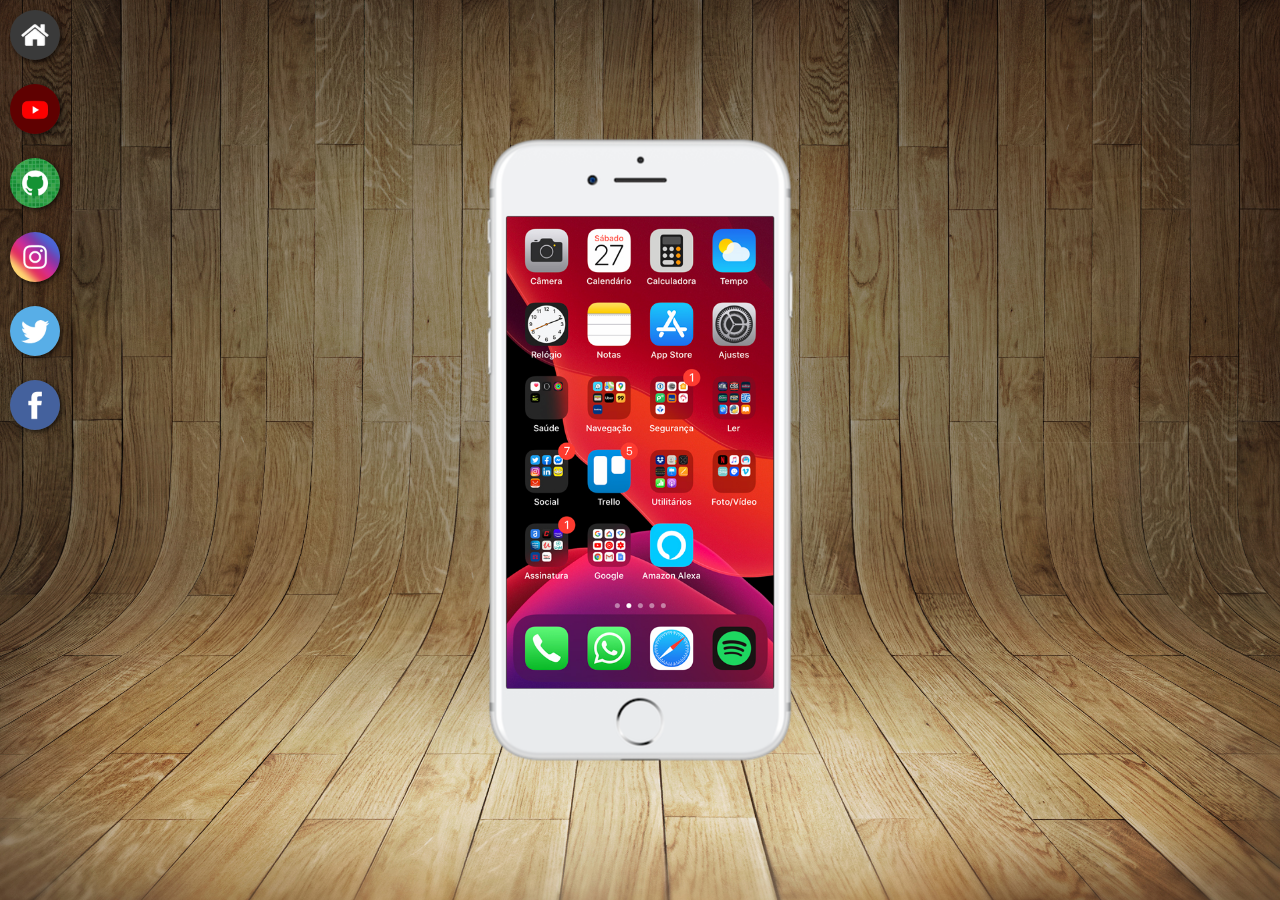
<file: index.html>
<!DOCTYPE html>
<html lang="pt-br">
<head>
    <meta charset="UTF-8">
    <meta name="viewport" content="width=device-width, initial-scale=1.0">
    <link rel="shortcut icon" href="favicon.ico" type="image/x-icon">
    <link rel="stylesheet" href="estilos/style.css">
    <title>Projeto Redes Sociais</title>
</head>
<body>
    <main>
        <section id="telefone">
            <iframe src="home.html" name="tela" id="tela" frameborder="0"></iframe>
        </section>

        <section id="redes-sociais">
            <a href="home.html" target="tela"><img src="imagens/logo-home.jpg" alt="Home"></a><br>
            <a href="youtube.html" target="tela"> <img src="imagens/logo-youtube.jpg" alt="youtube"></a><br>
            <a href="github.html" target="tela"> <img src="imagens/logo-github.jpg" alt="Github"></a><br>
            <a href="instagram.html" target="tela"> <img src="imagens/logo-instagram.jpg" alt="Instagram"></a> <br>
            <a href="twitter.html" target="tela"> <img src="imagens/logo-twitter.jpg" alt="Twitter"></a><br>
            <a href="facebook.html" target="tela"> <img src="imagens/logo-facebook.jpg" alt="Facebook"></a>
        </section>
    </main>
</body>
</html>
</file>
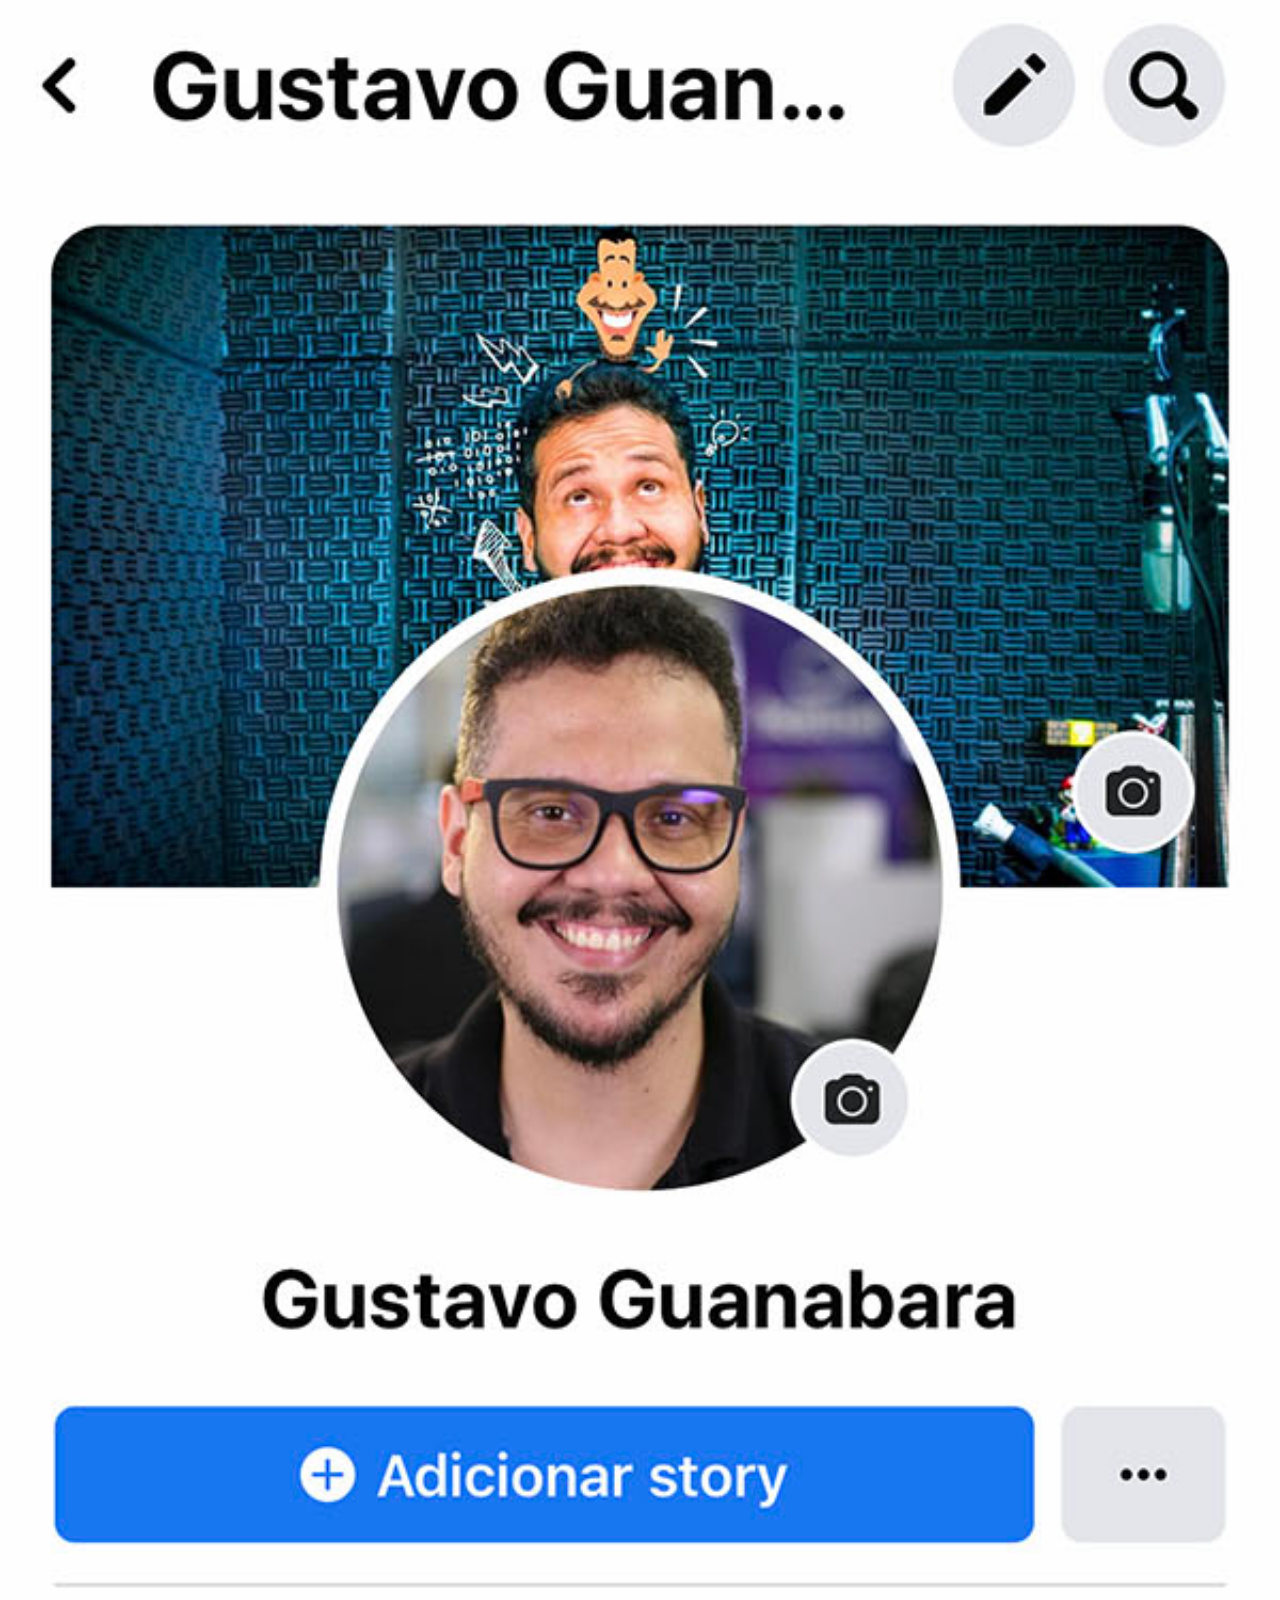
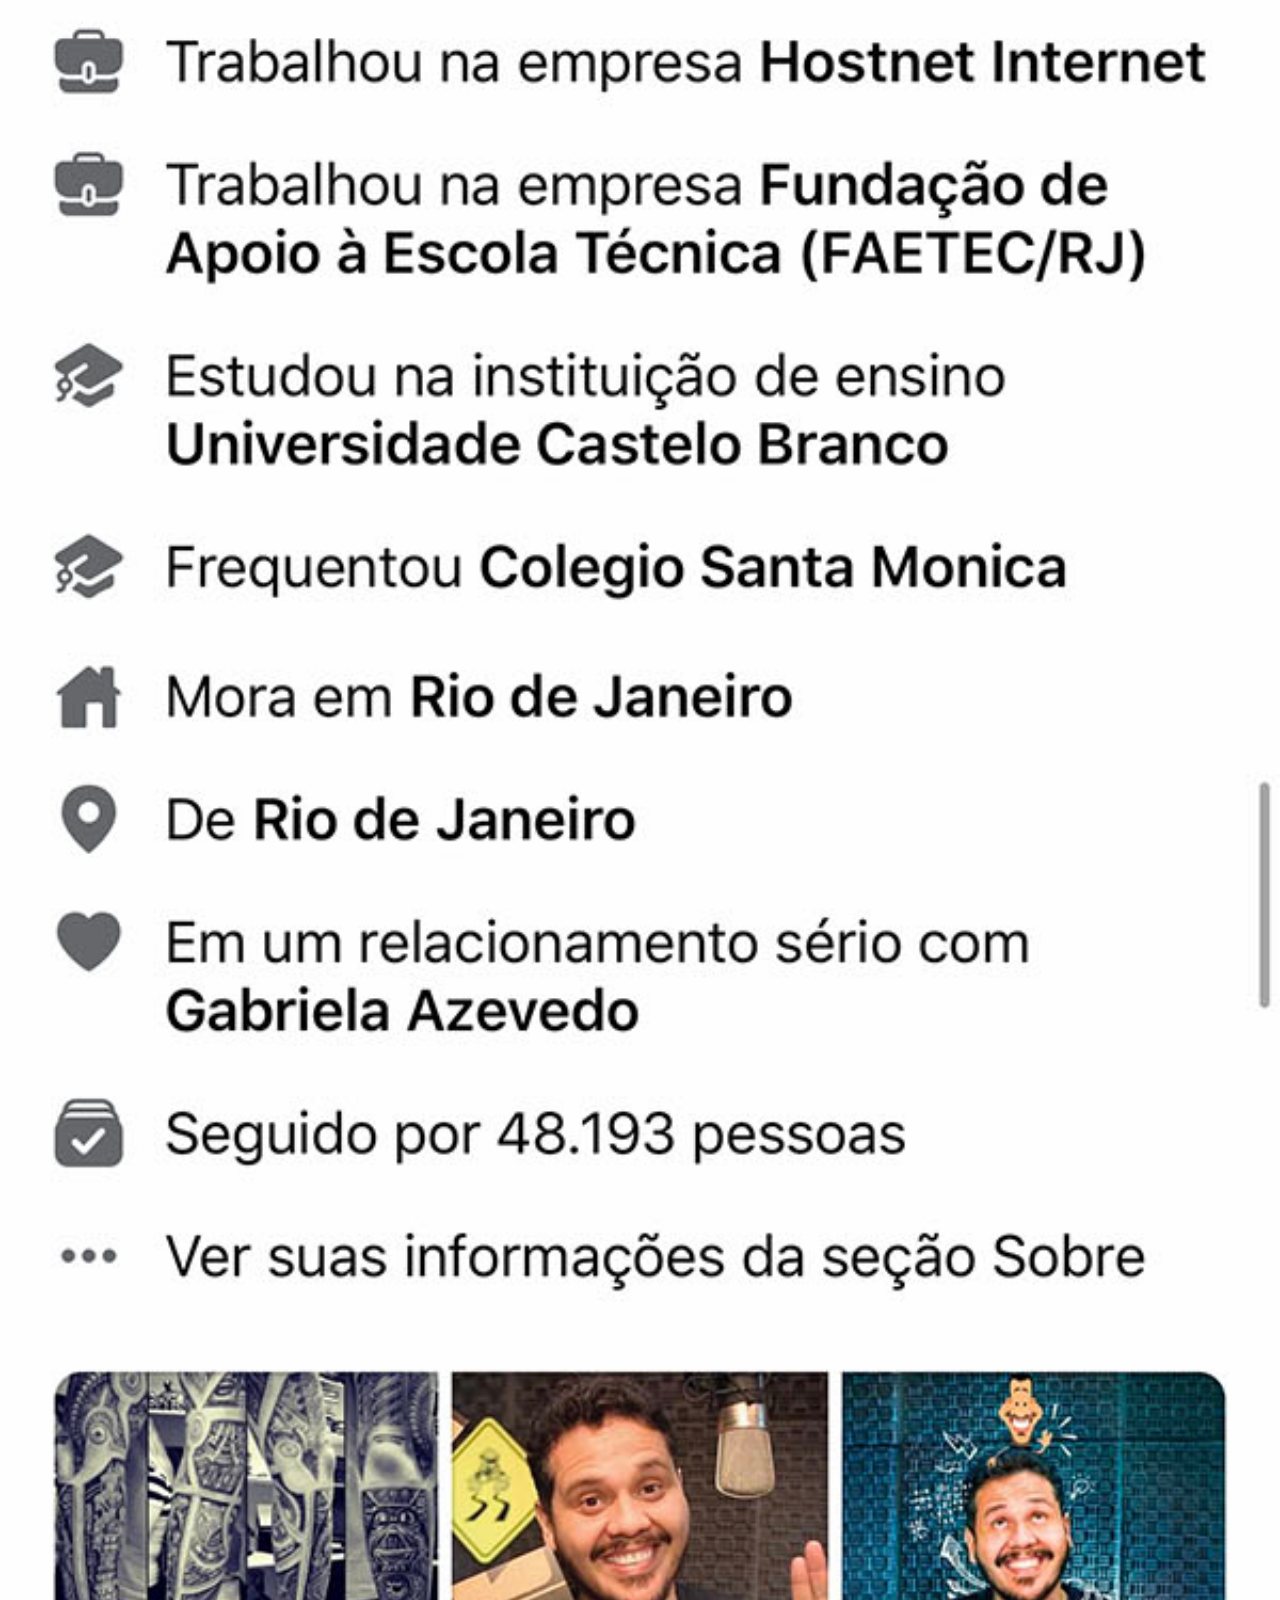
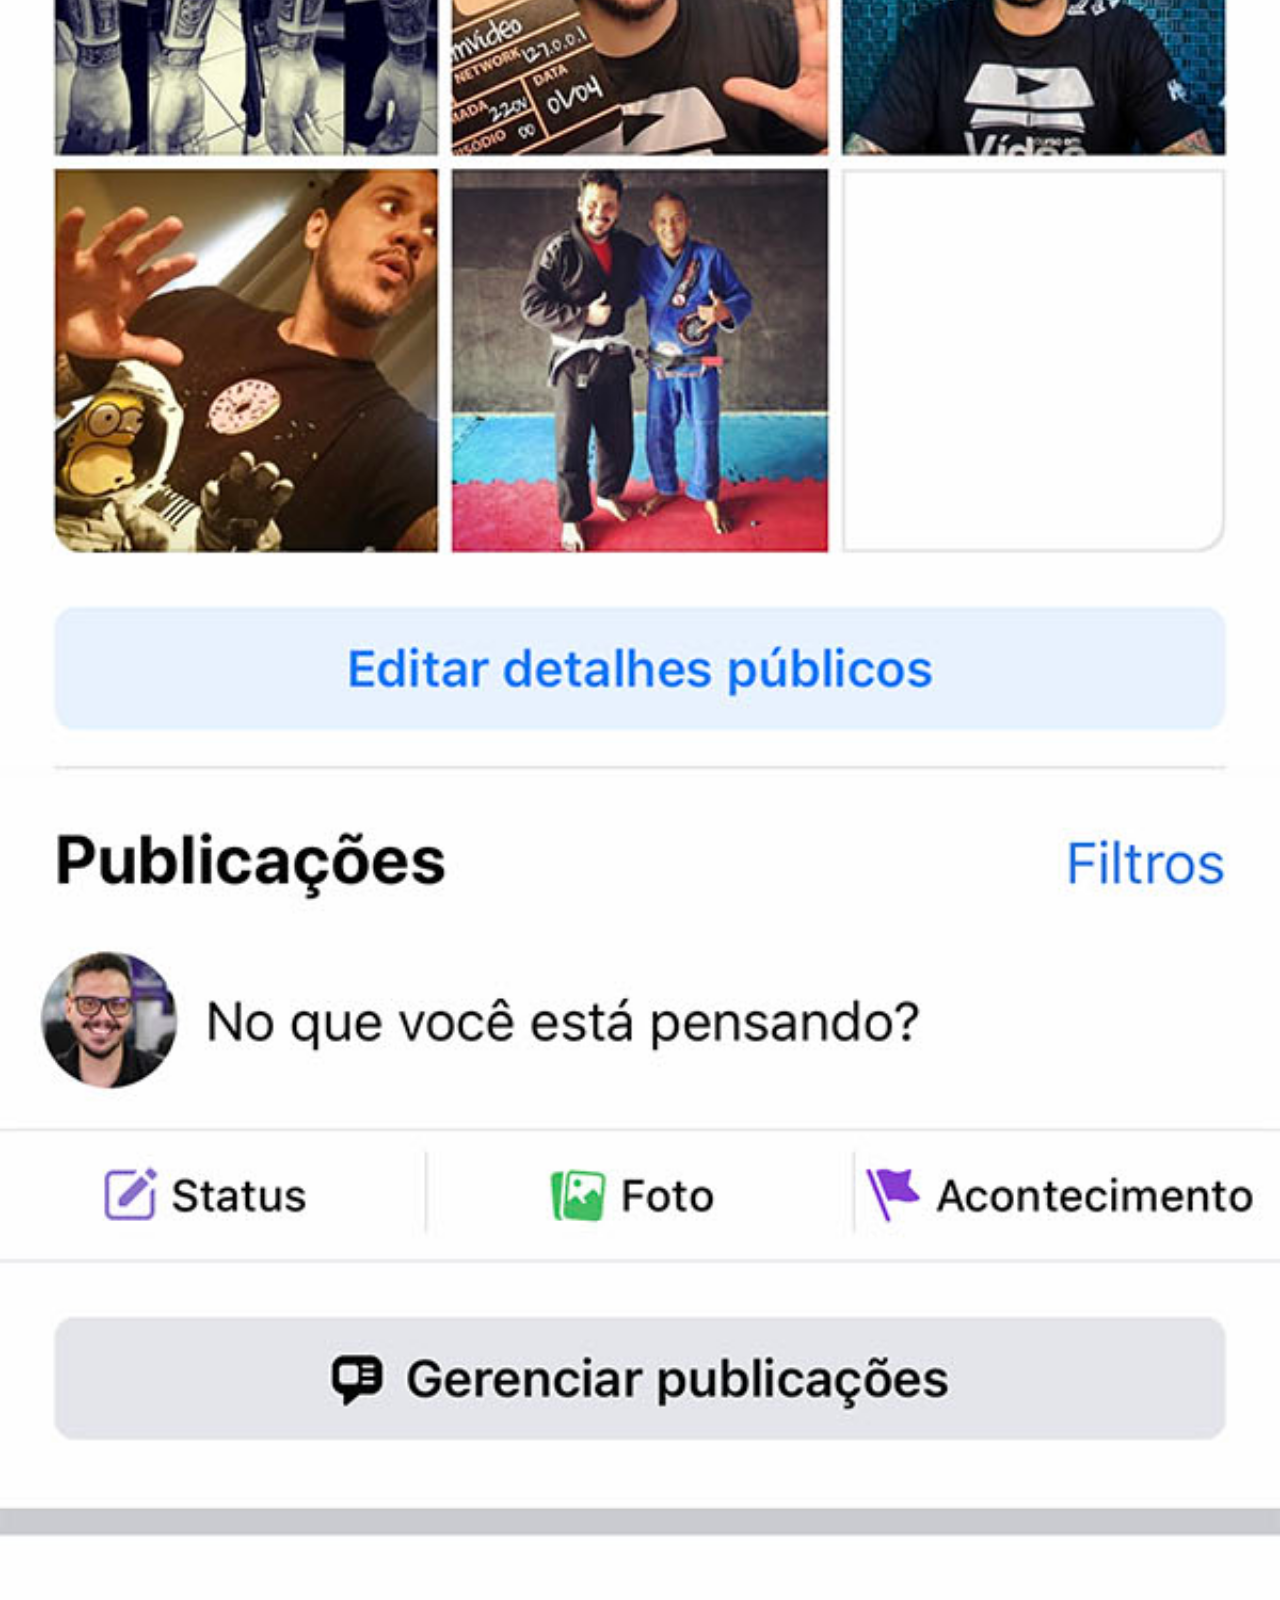
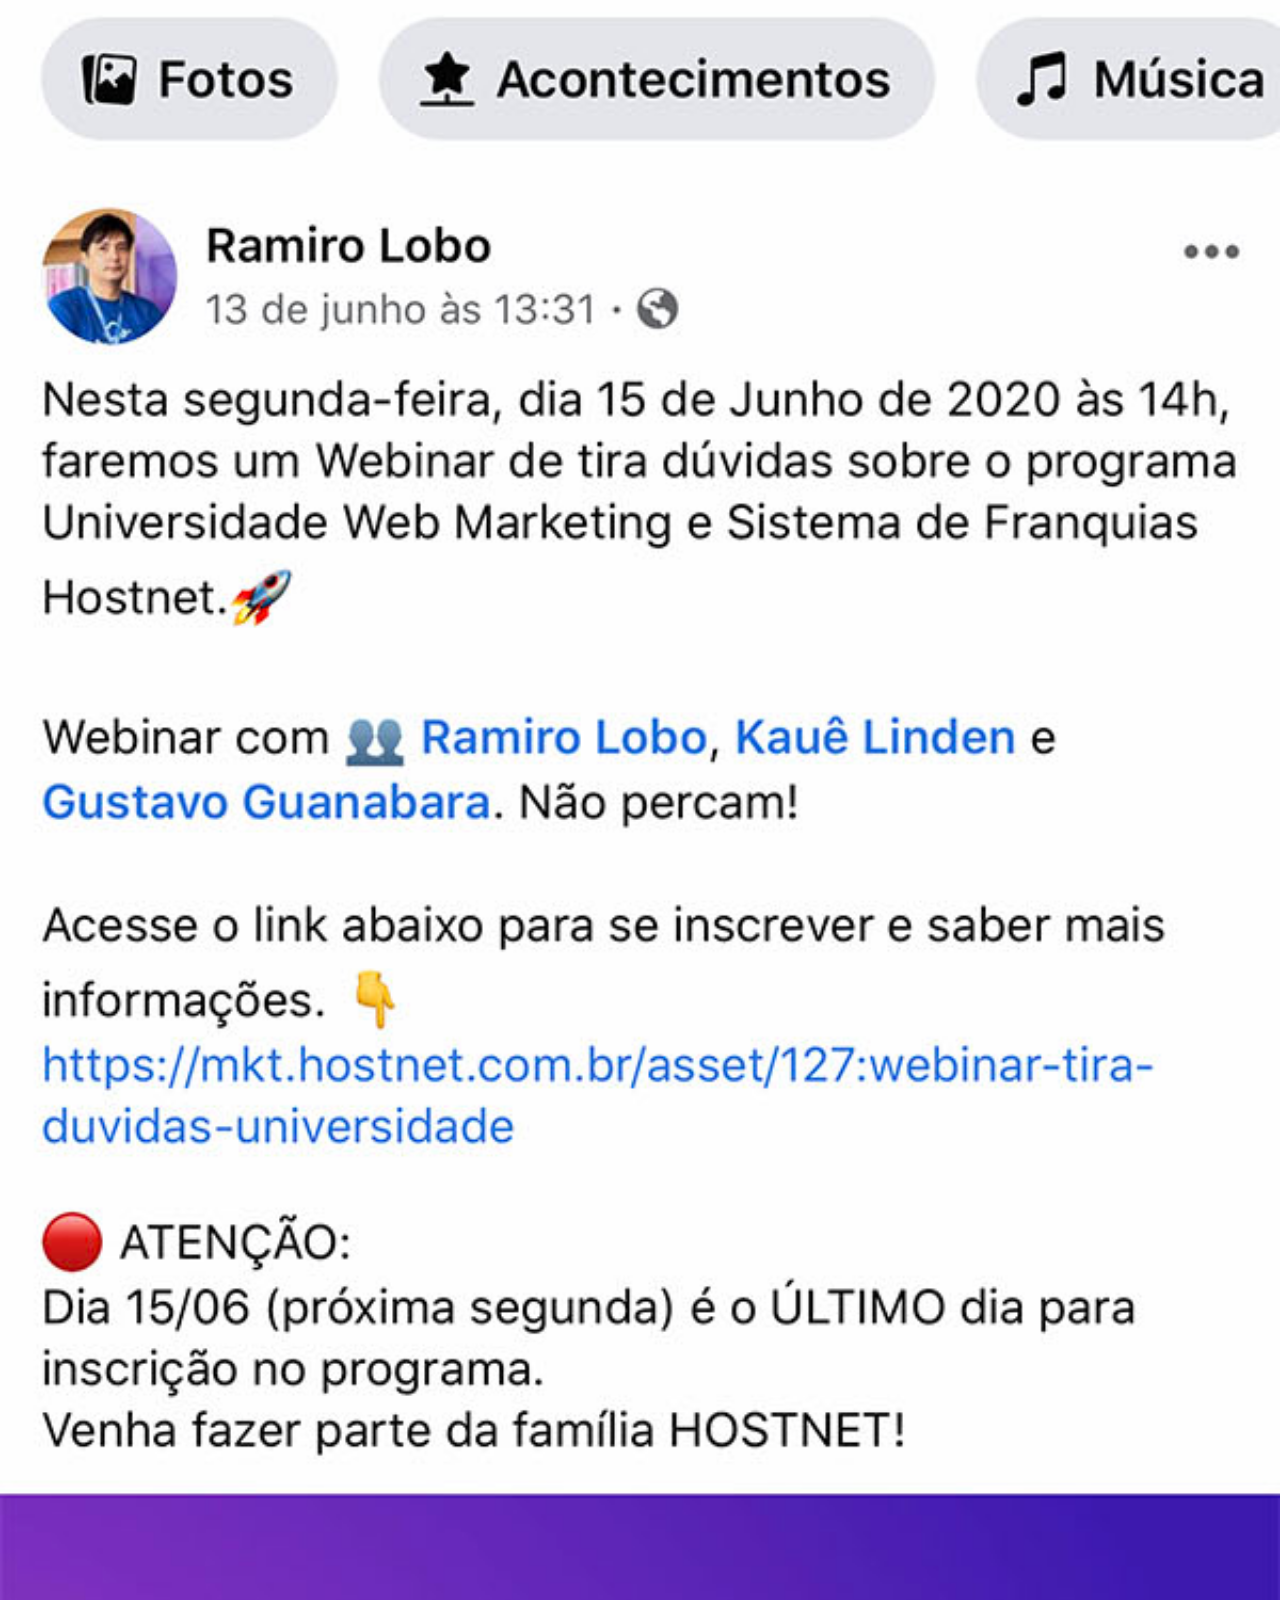
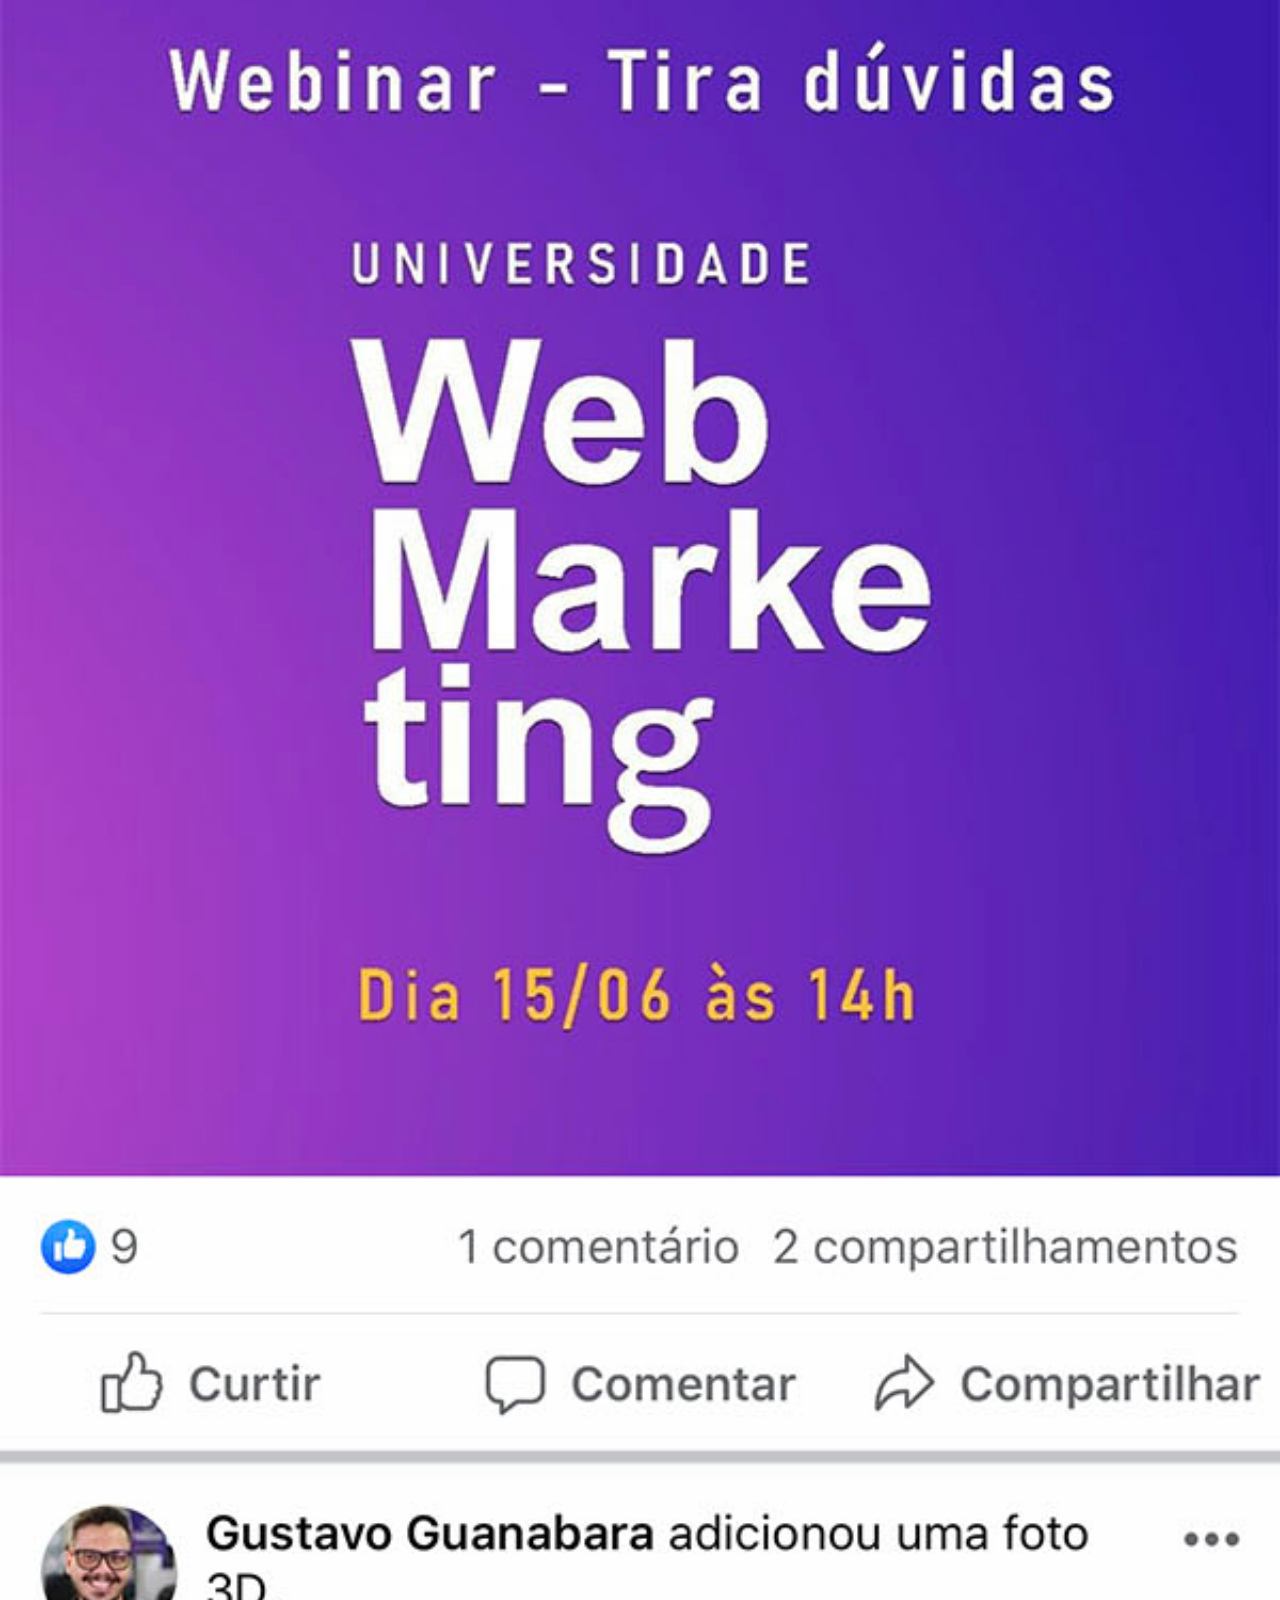
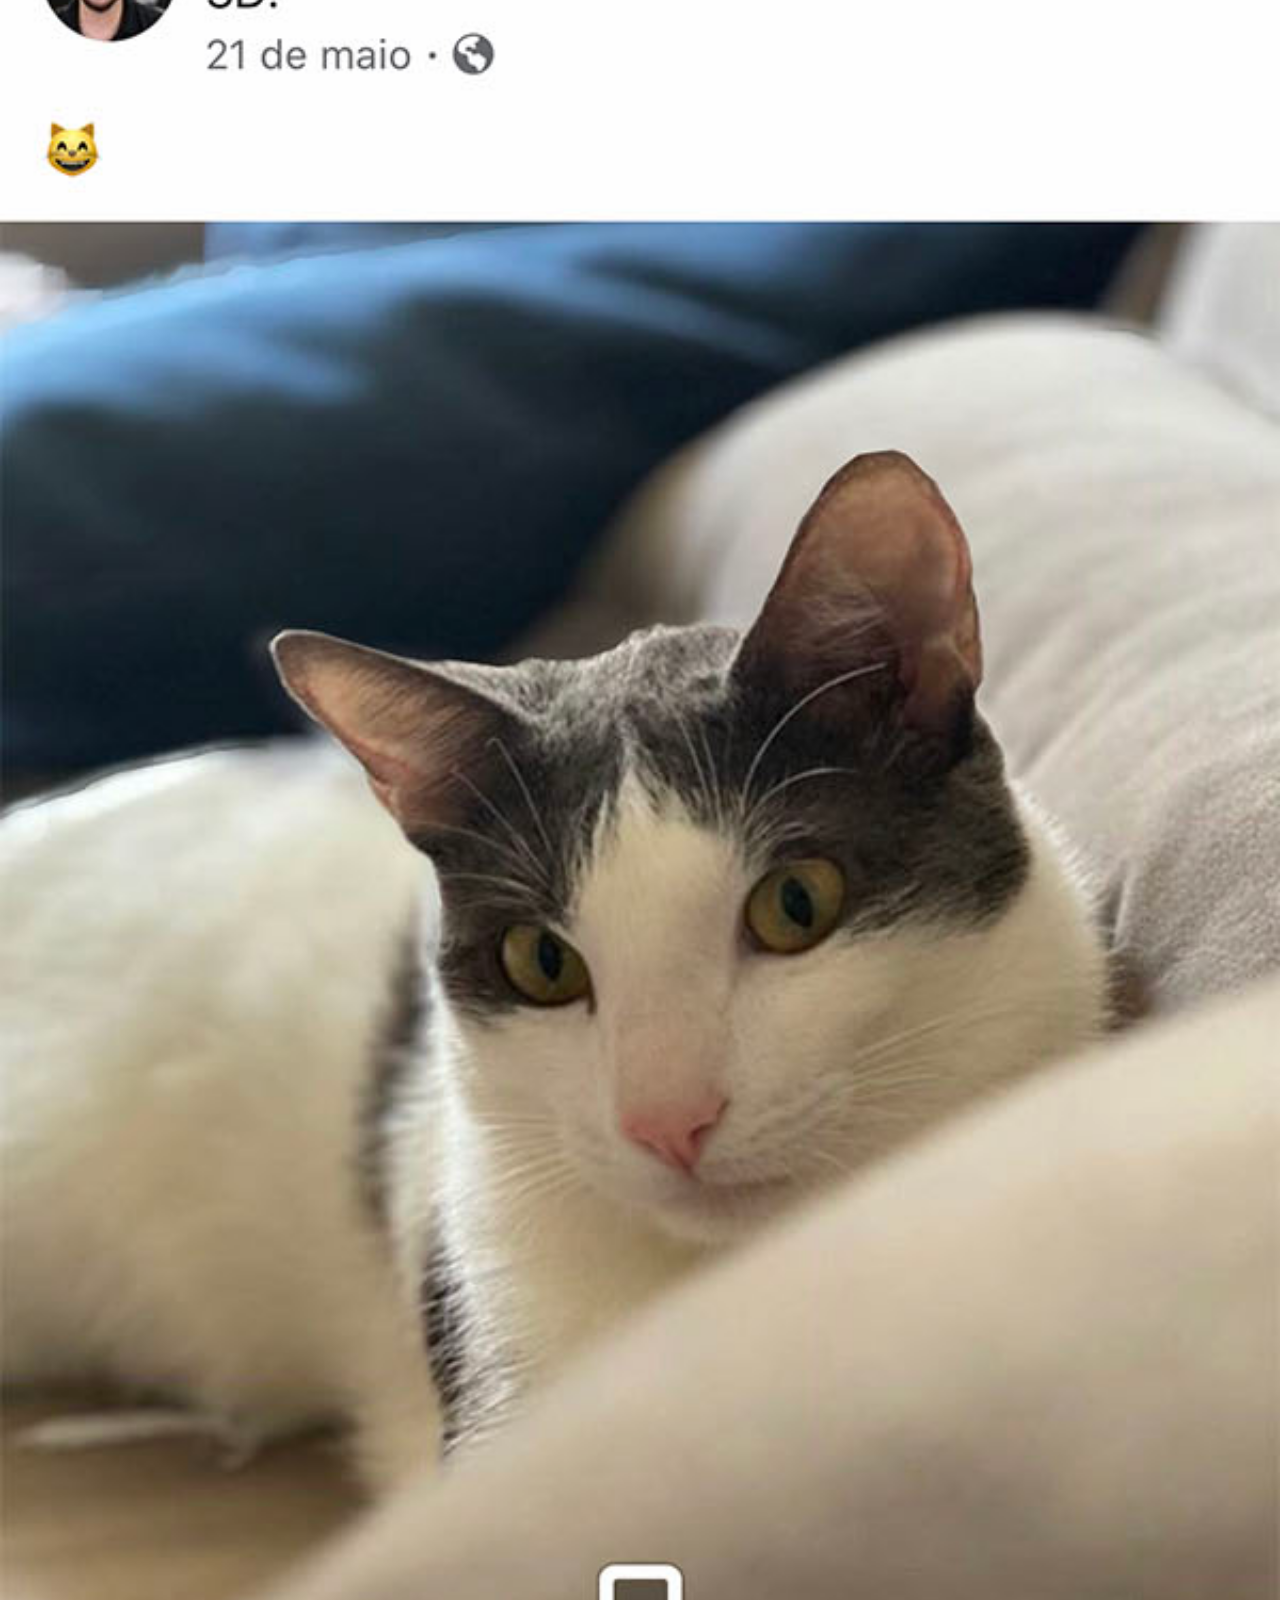
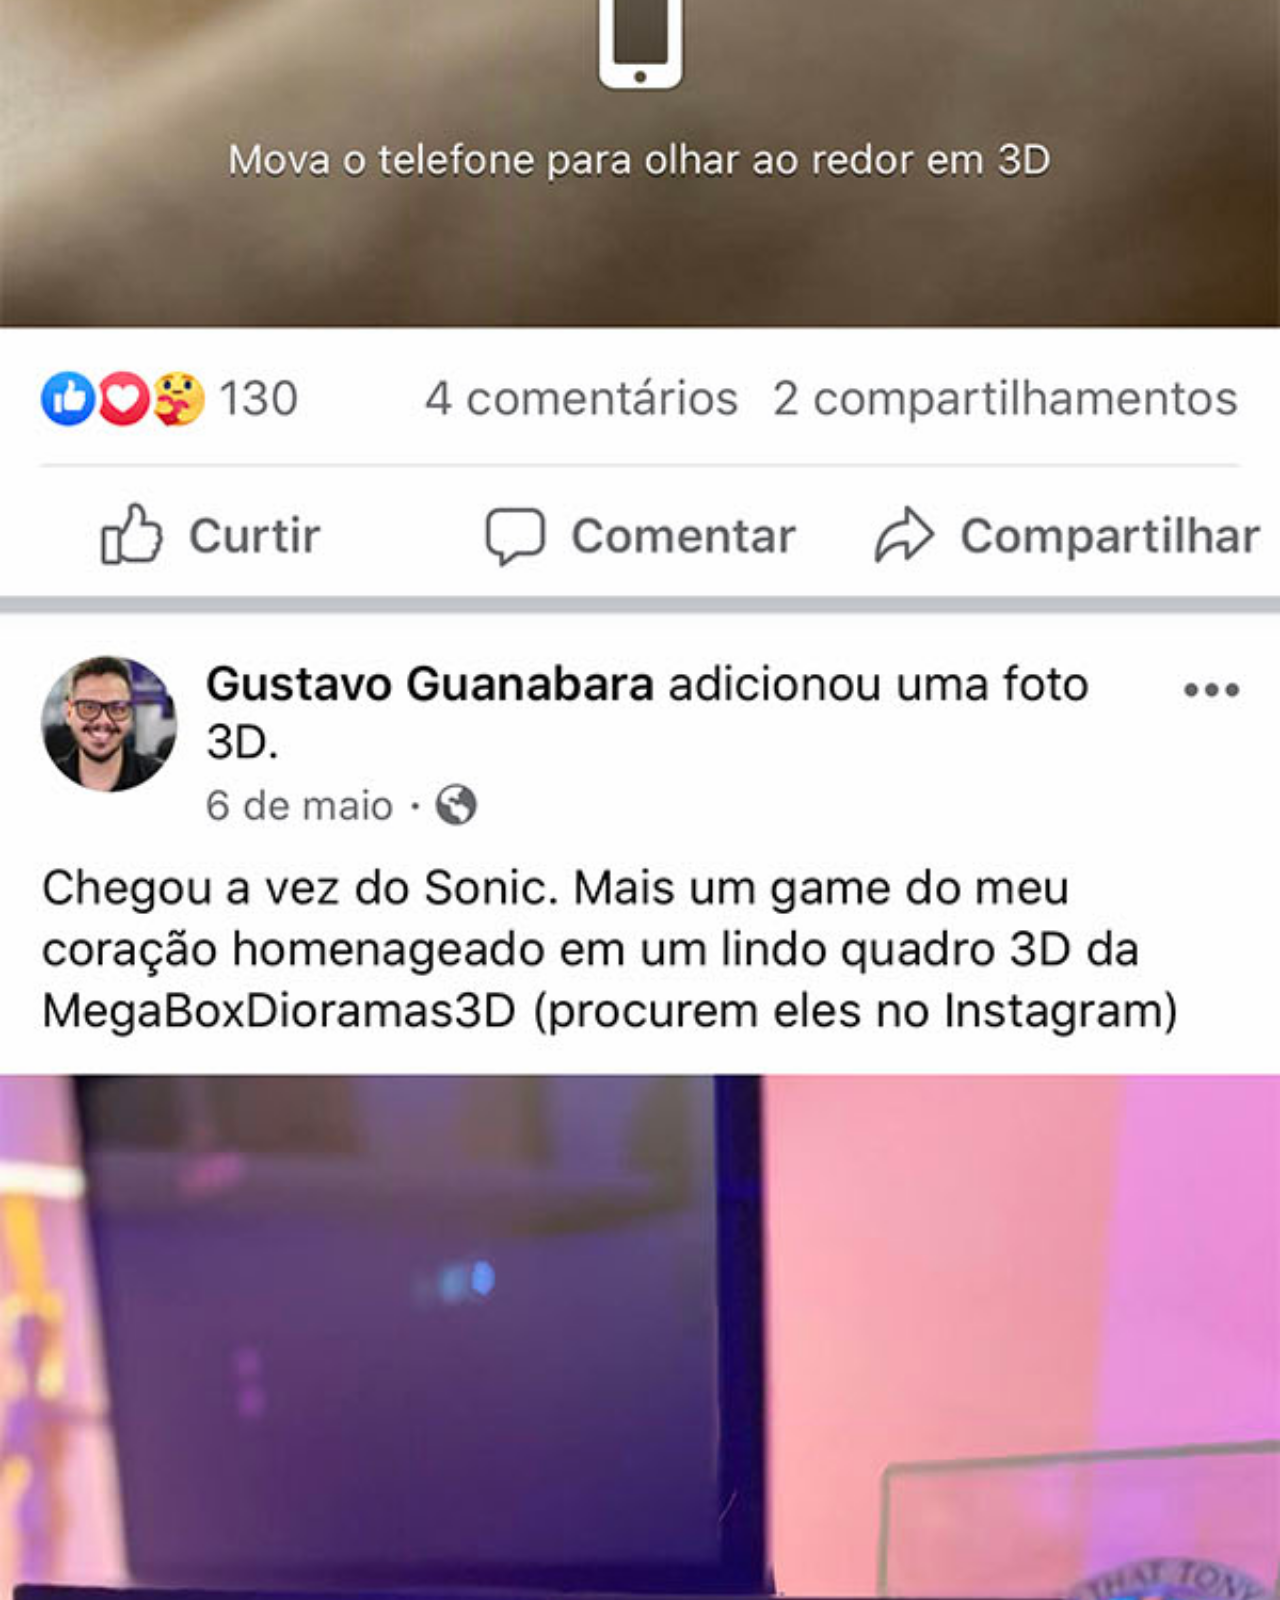
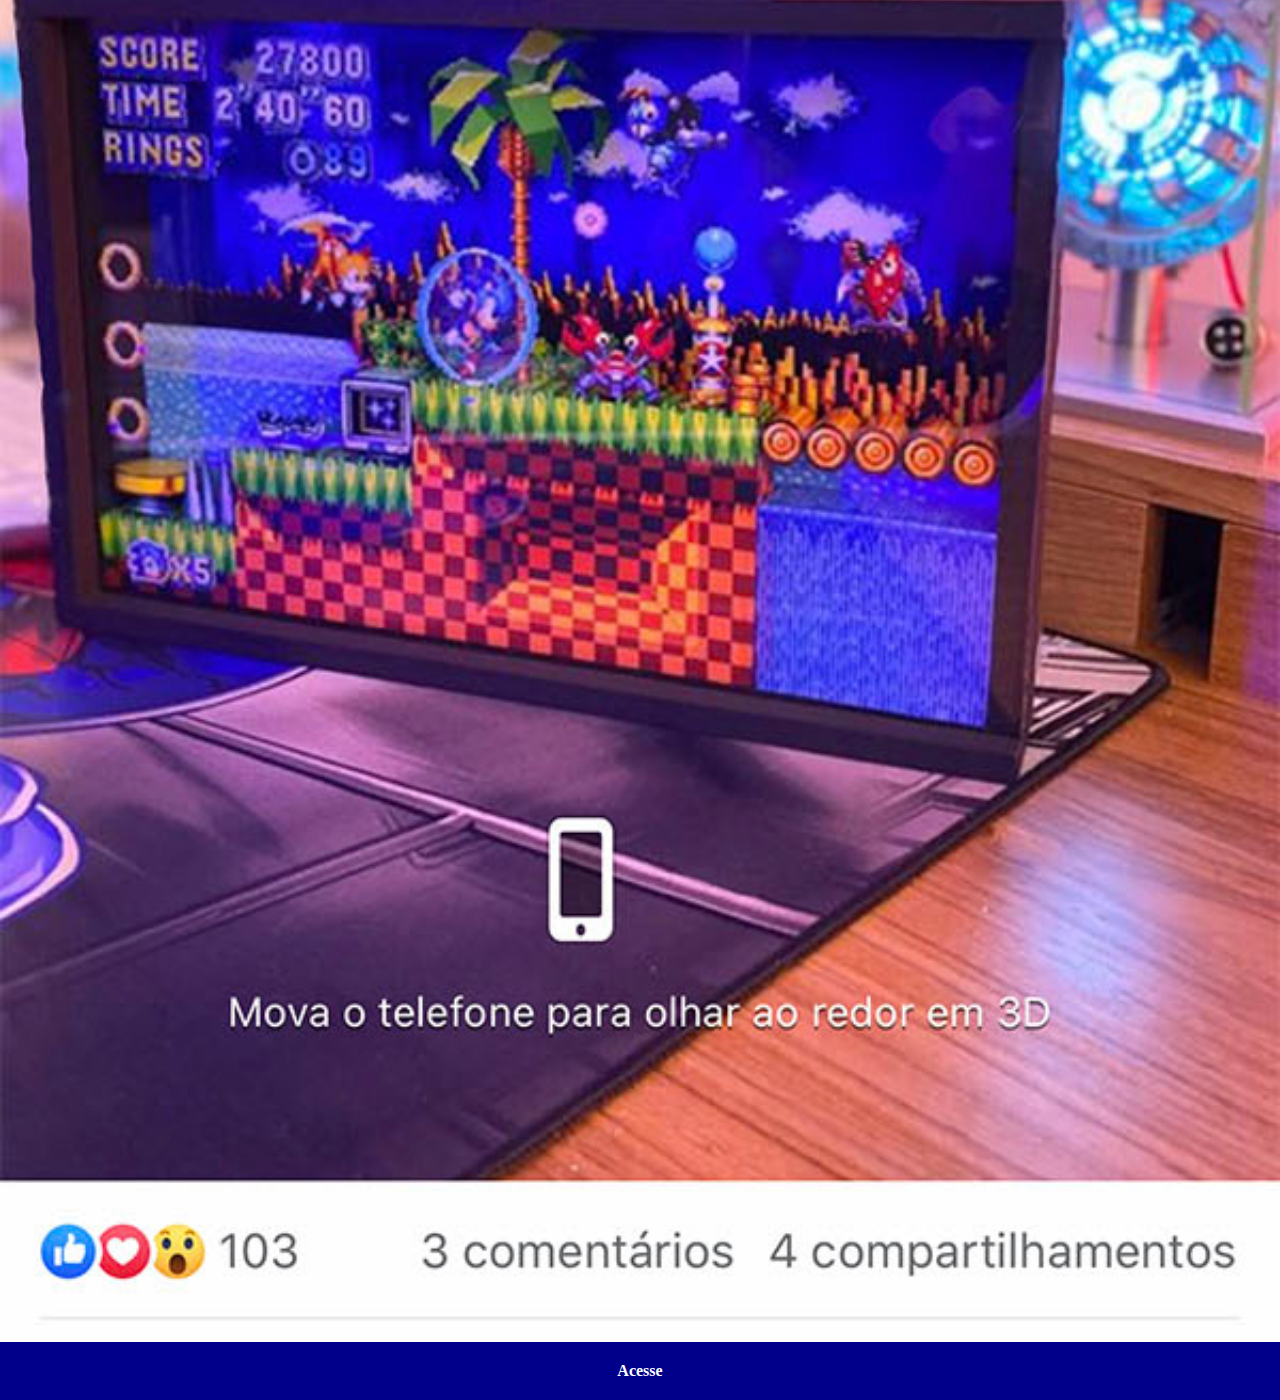
<file: facebook.html>
<!DOCTYPE html>
<html lang="pt-br">
<head>
    <meta charset="UTF-8">
    <meta name="viewport" content="width=device-width, initial-scale=1.0">
    <title>Facebook</title>
    <link rel="stylesheet" href="estilos/social.css">
</head>
<body>
    <img src="imagens/tela-facebook.jpg" alt="">

    <a href="http://facebook.com" target="_blank">Acesse</a>
</body>
</html>
</file>
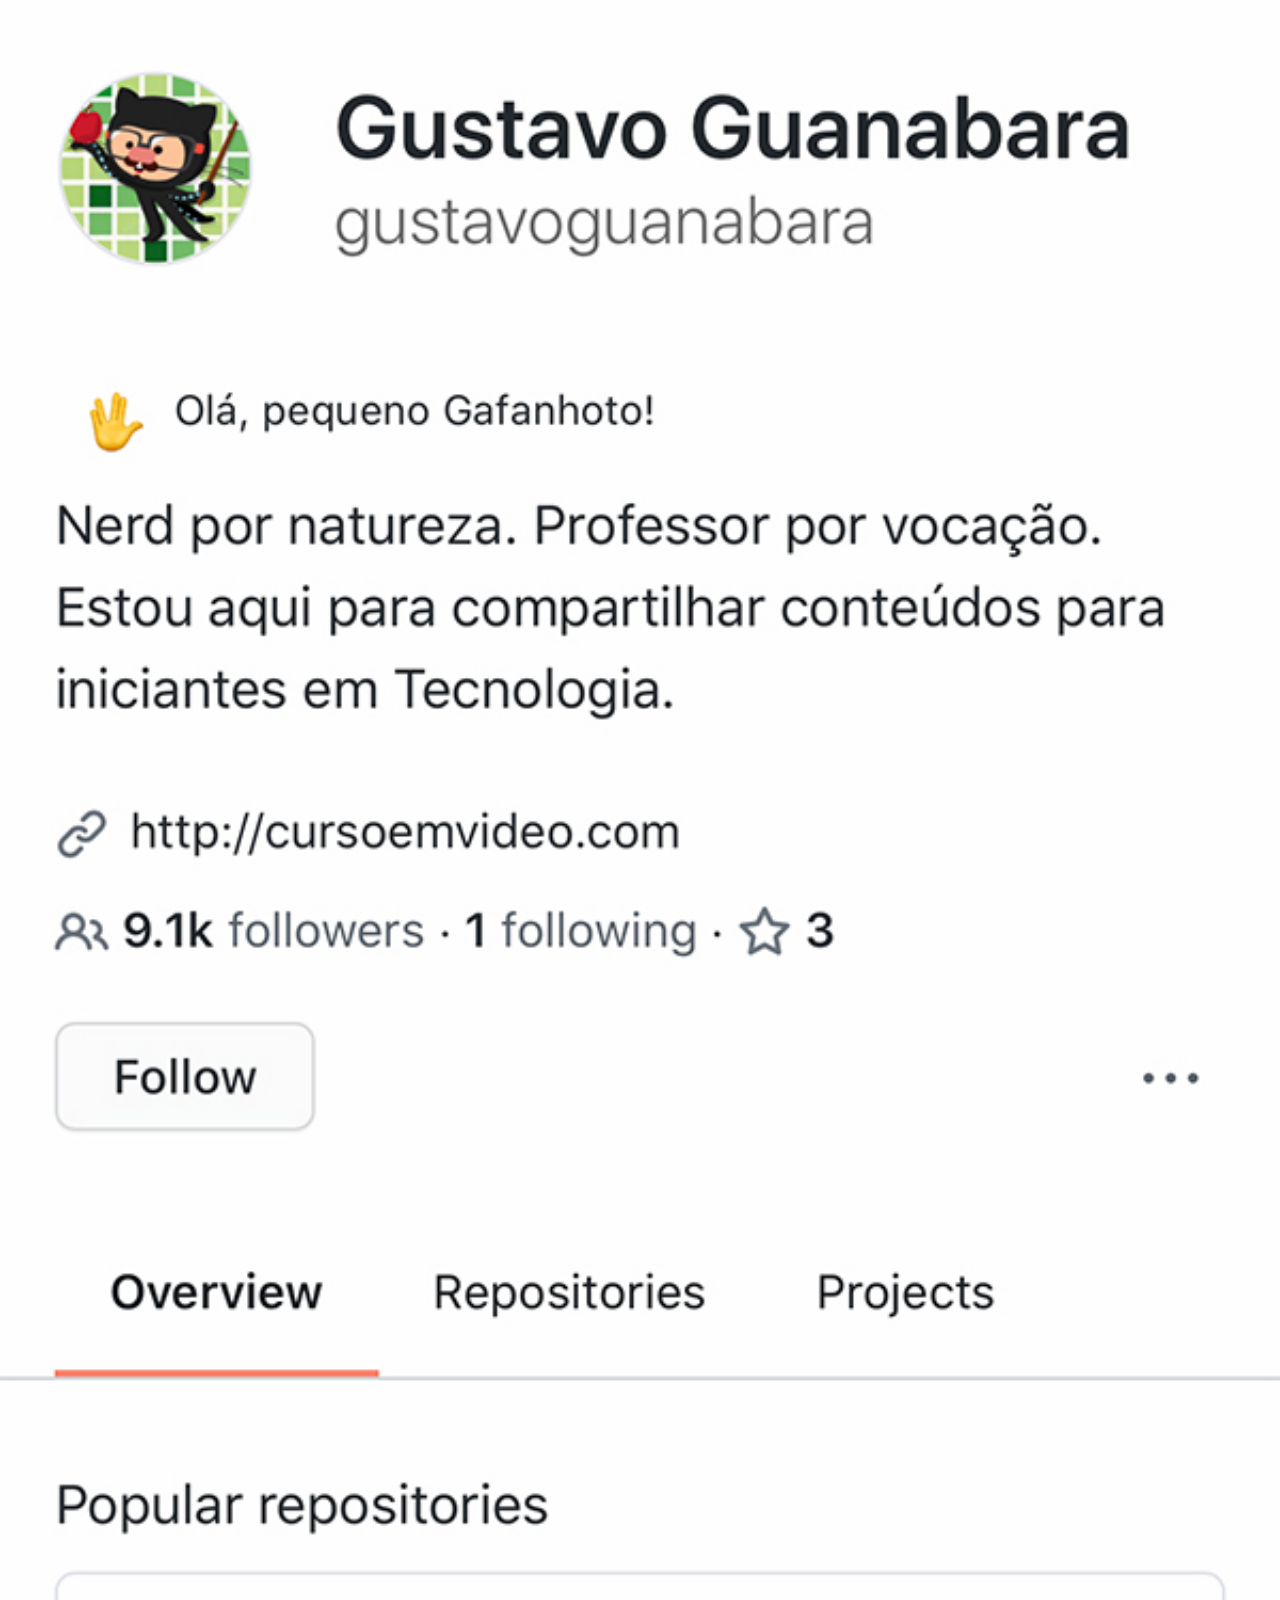
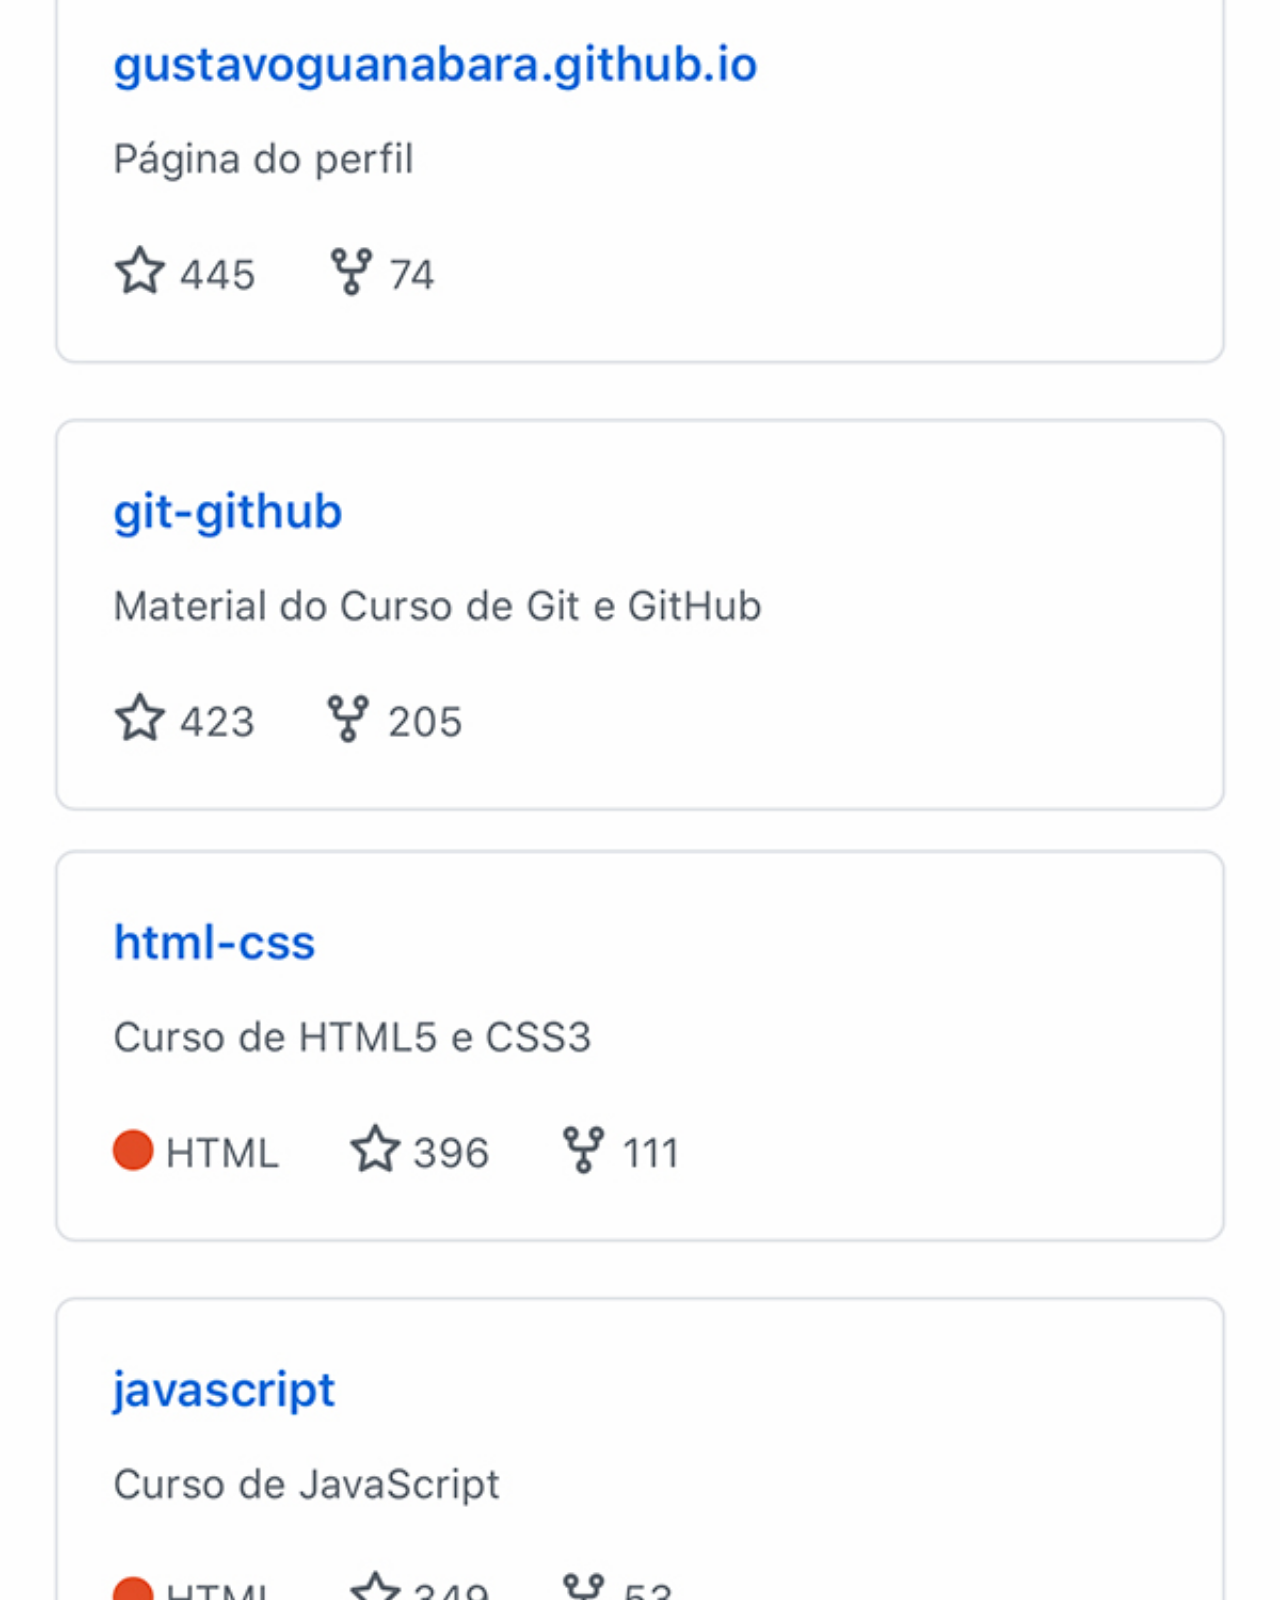
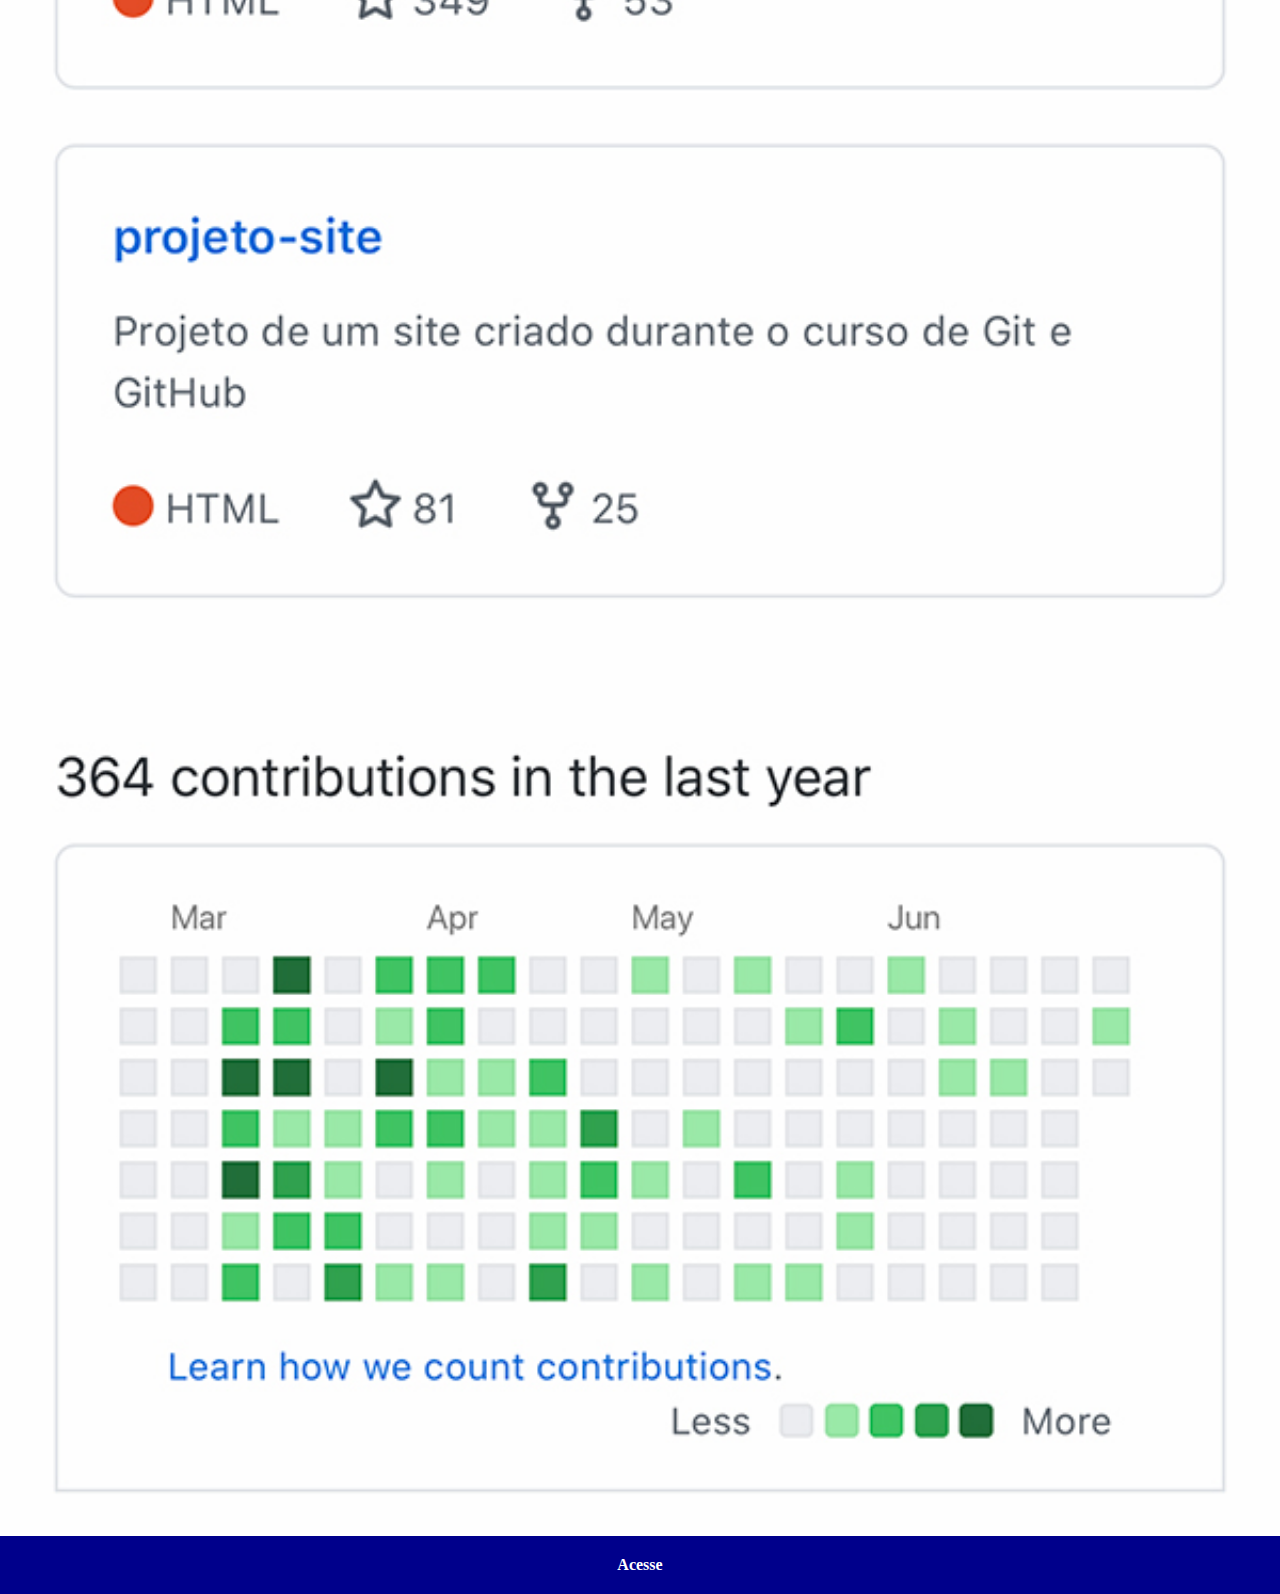
<file: github.html>
<!DOCTYPE html>
<html lang="pt-br">
<head>
    <meta charset="UTF-8">
    <meta name="viewport" content="width=device-width, initial-scale=1.0">
    <title>Github</title>
    <link rel="stylesheet" href="estilos/social.css">
</head>
<body>
    <img src="imagens/tela-github.jpg" alt="Github">

   <a href="https://github.com/gustavoguanabara/" target="_blank">Acesse</a>
</body>
</html>
</file>
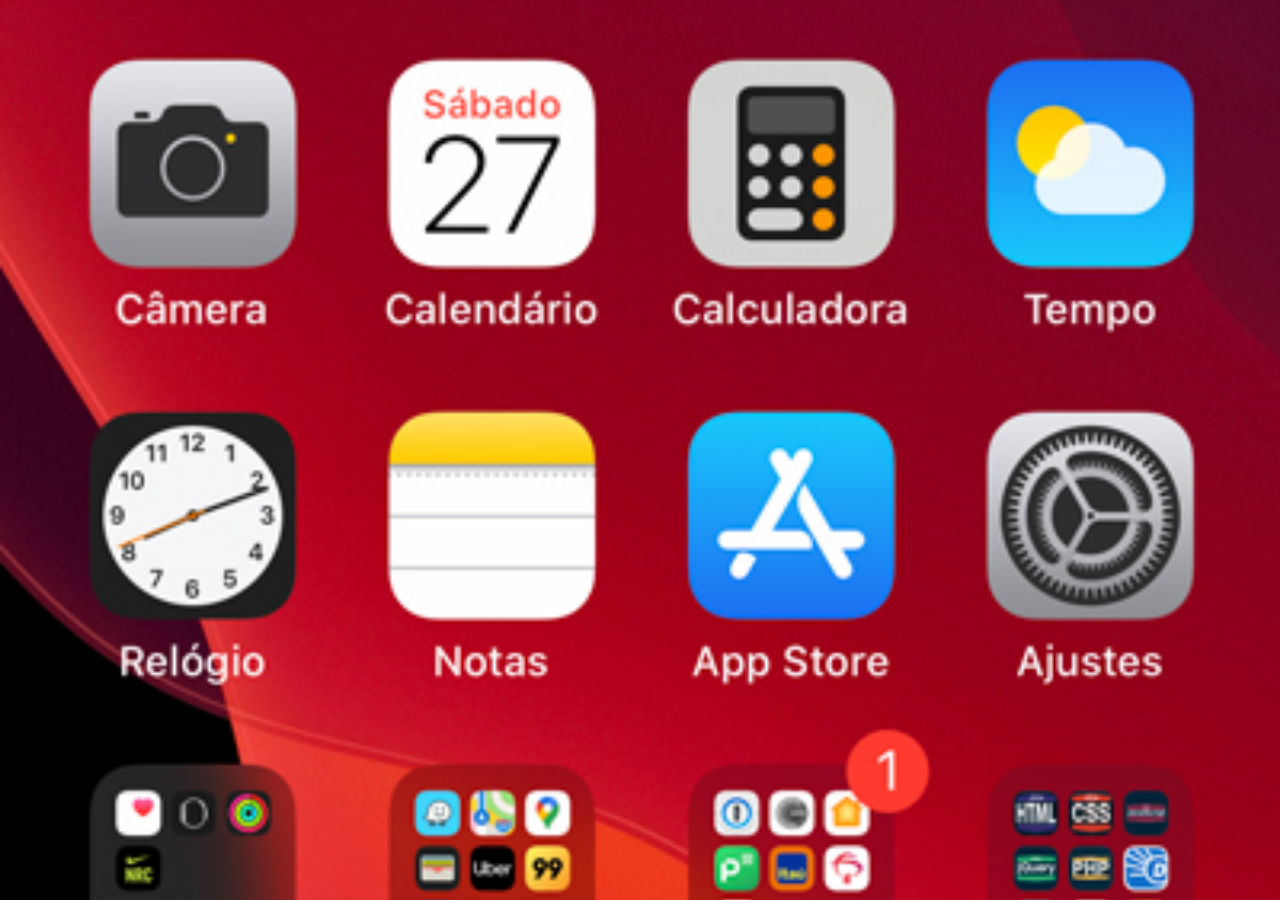
<file: home.html>
<!DOCTYPE html>
<html lang="pt-br">
<head>
    <meta charset="UTF-8">
    <meta name="viewport" content="width=device-width, initial-scale=1.0">
    <title>Home</title>
</head>

<style>
    *{
        margin: 0px;
        padding: 0px;
    }

    body{
        width: 100vw;
        height: 100vh;
        background: black url(imagens/tela-home.jpg) no-repeat top center;
        background-size: cover;
    }
</style>
<body>
    
</body>
</html>
</file>
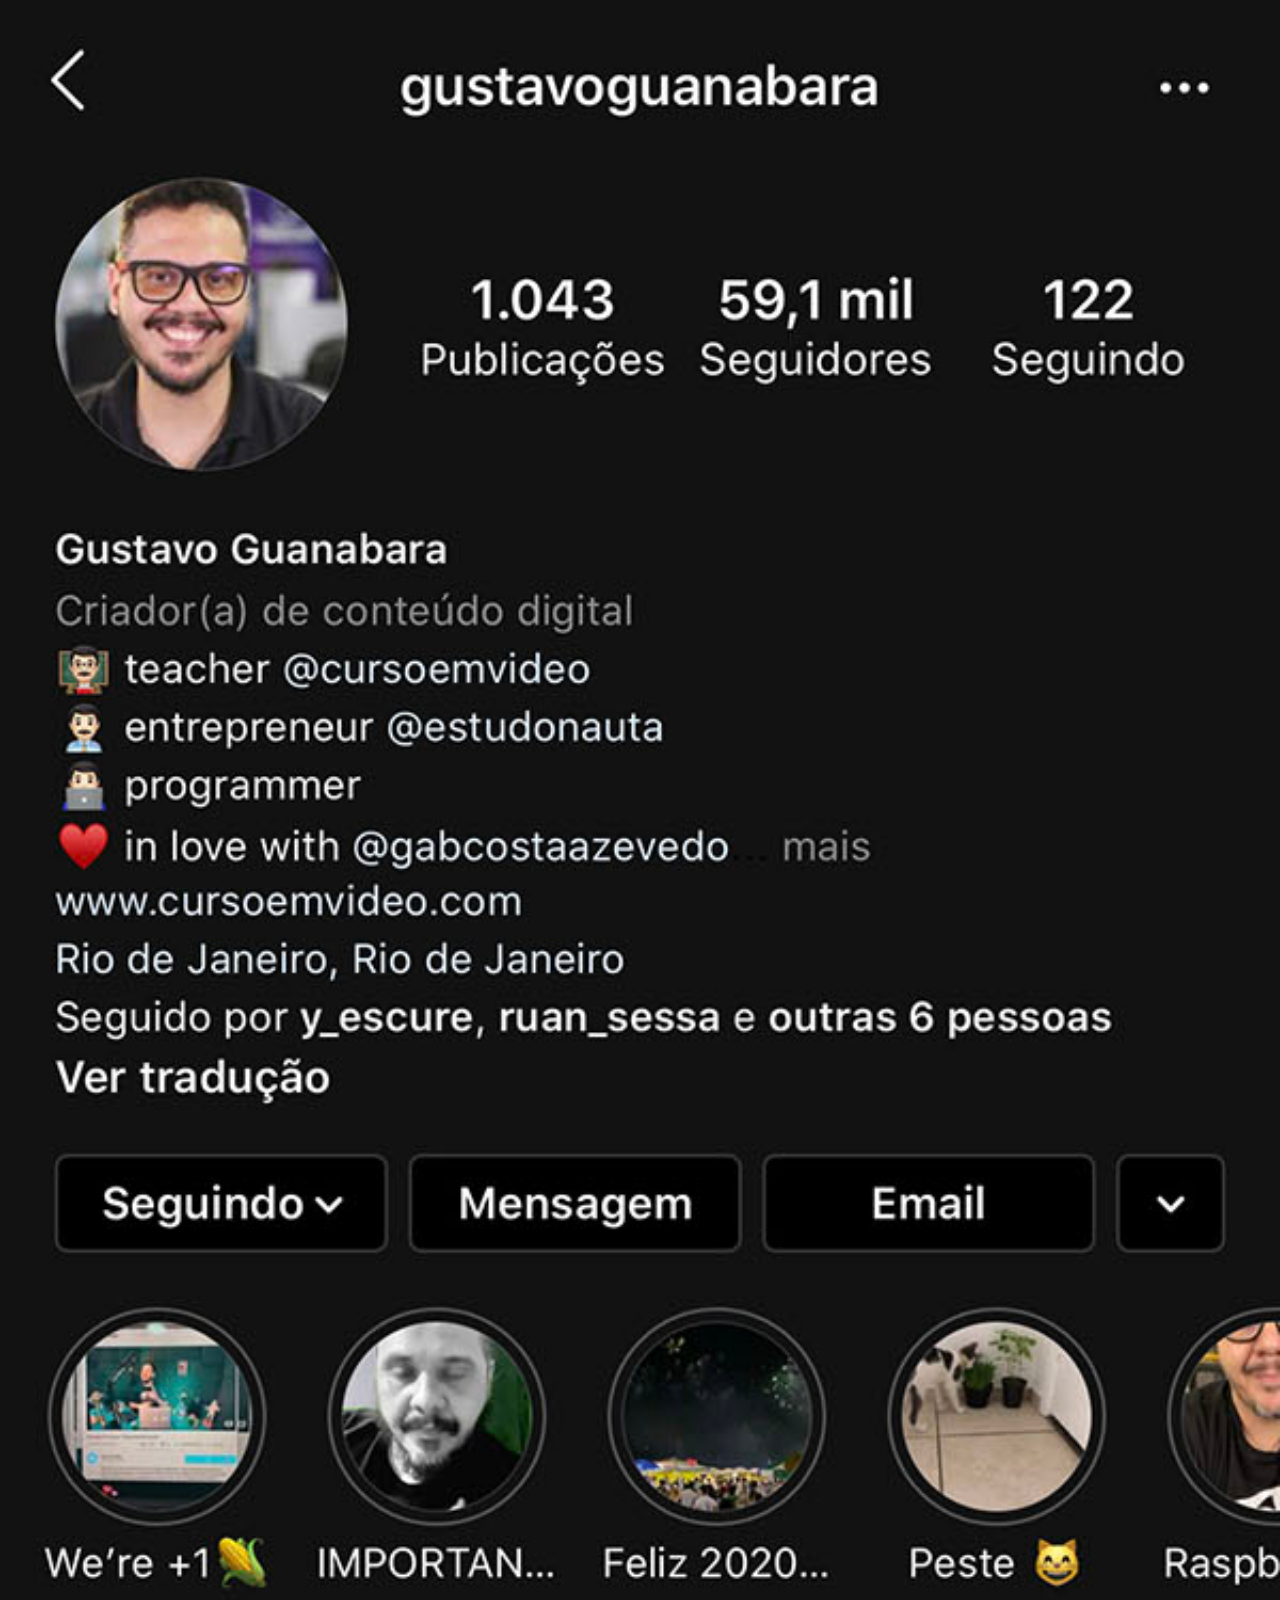
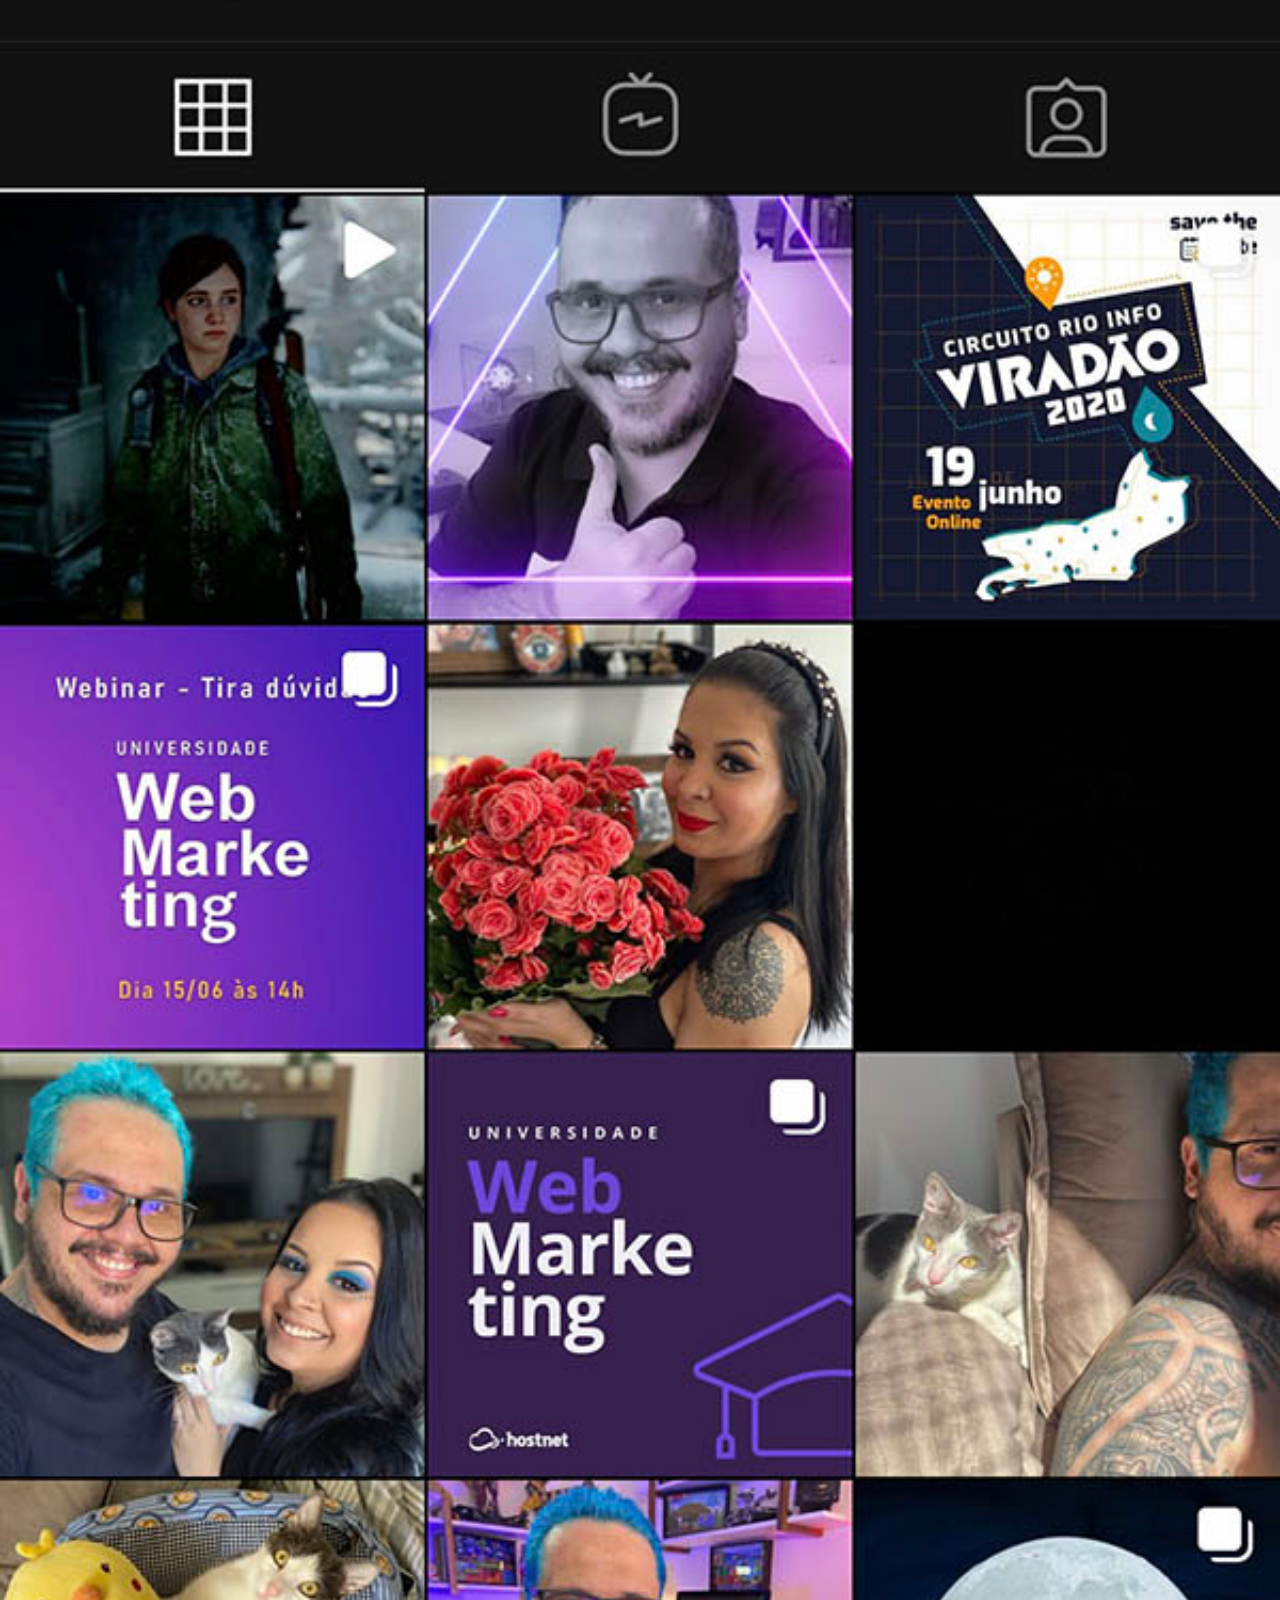
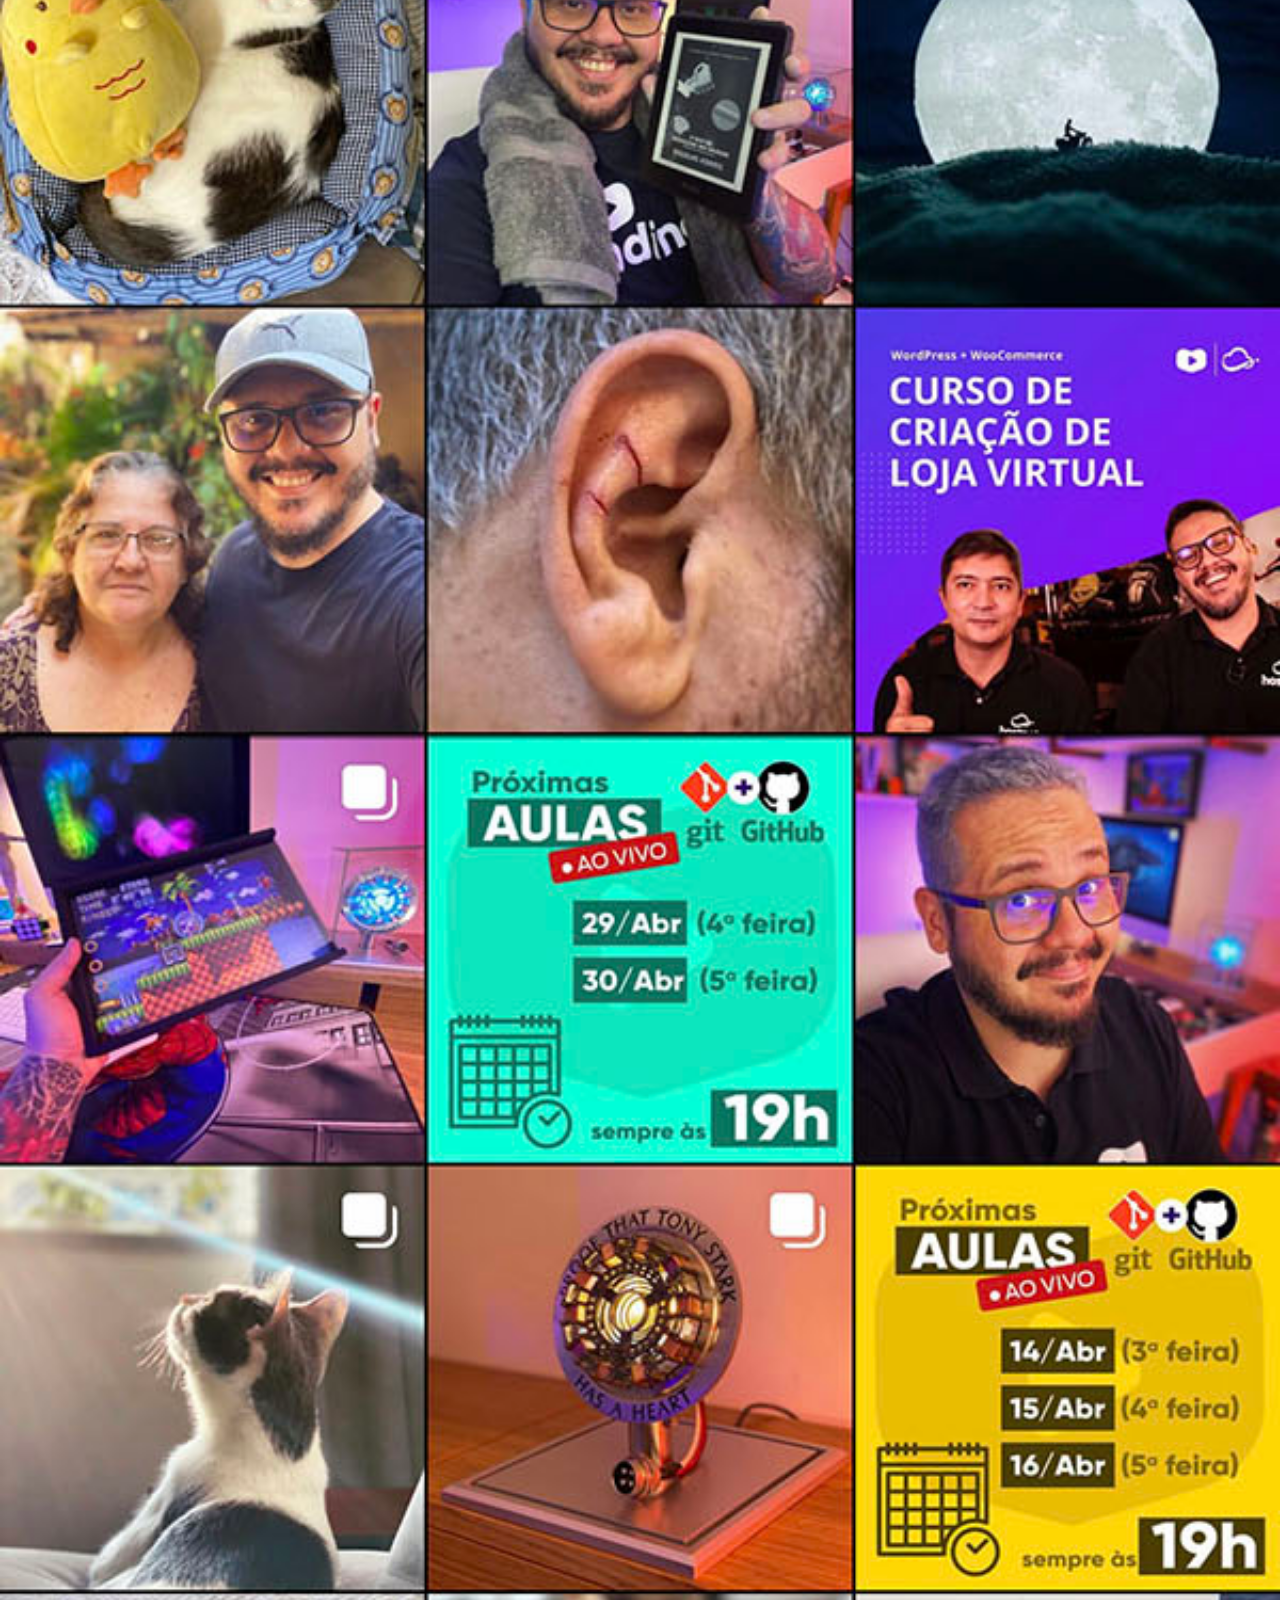
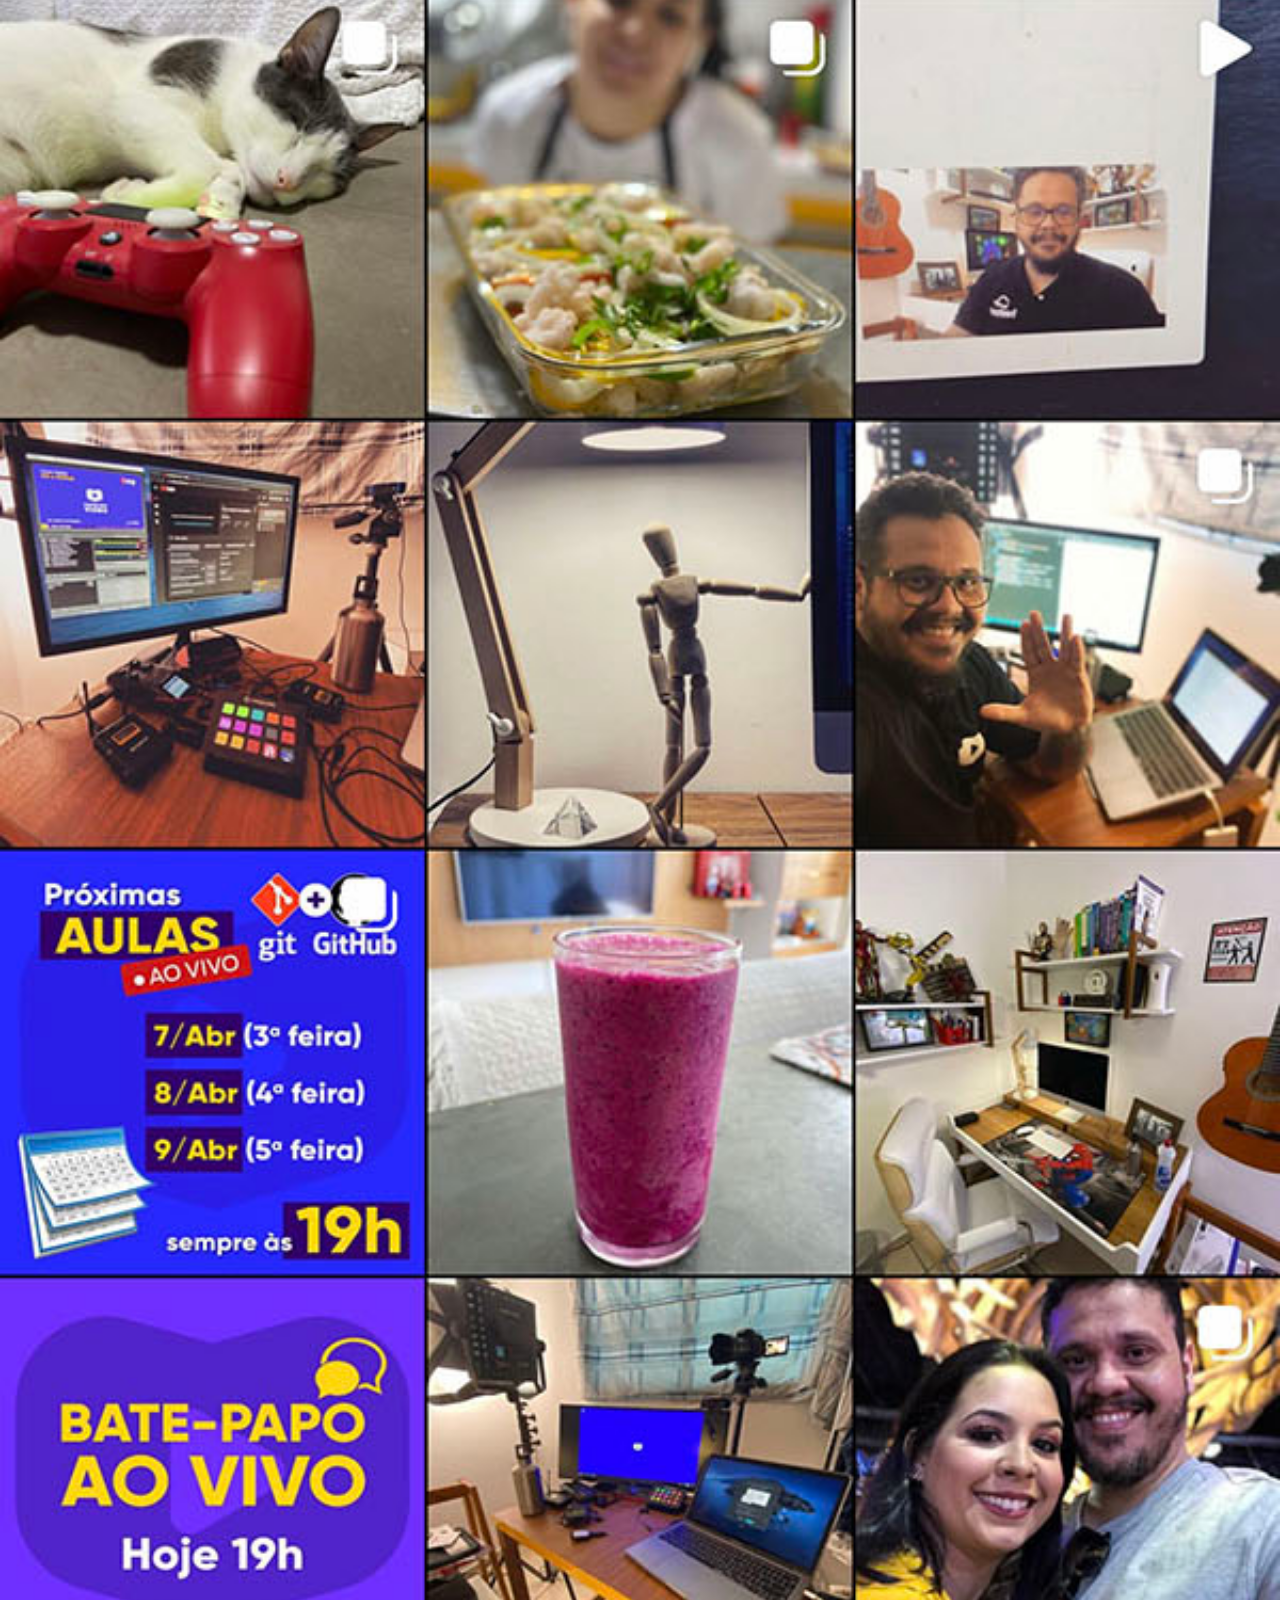
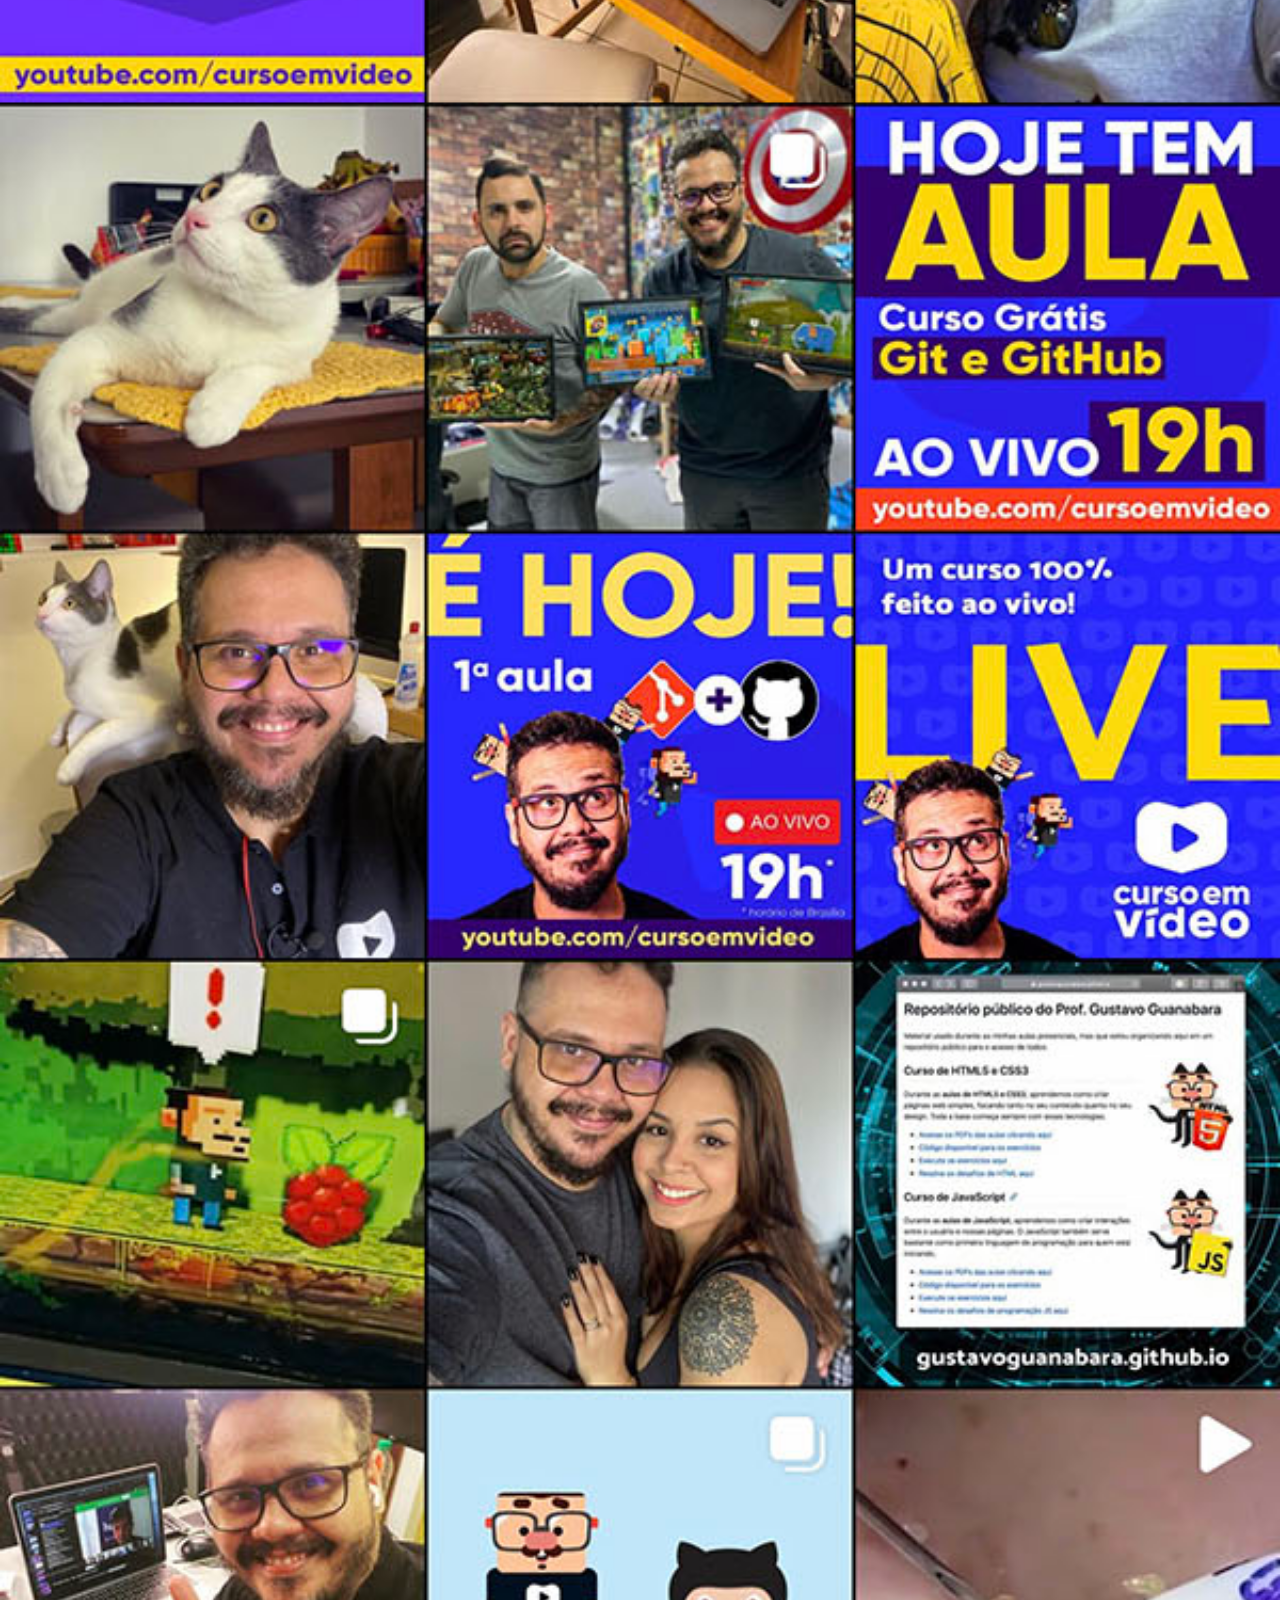
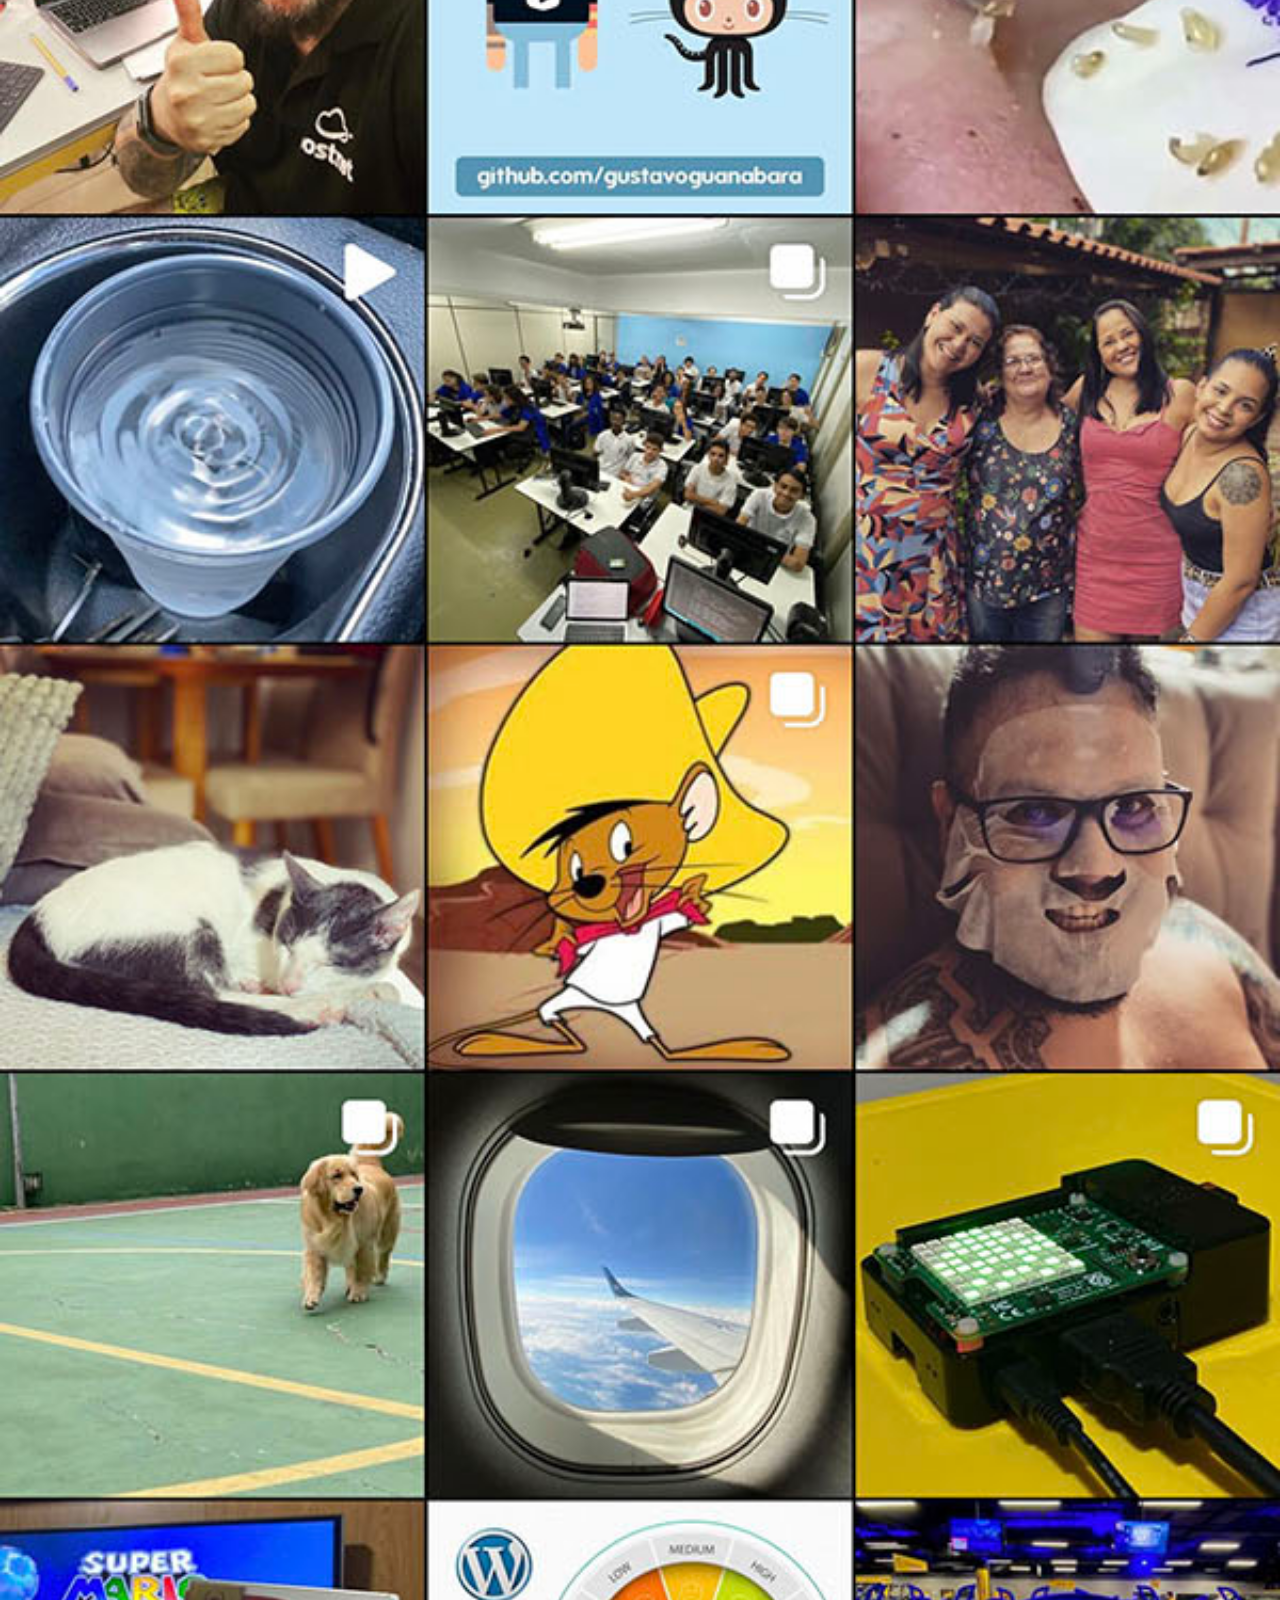
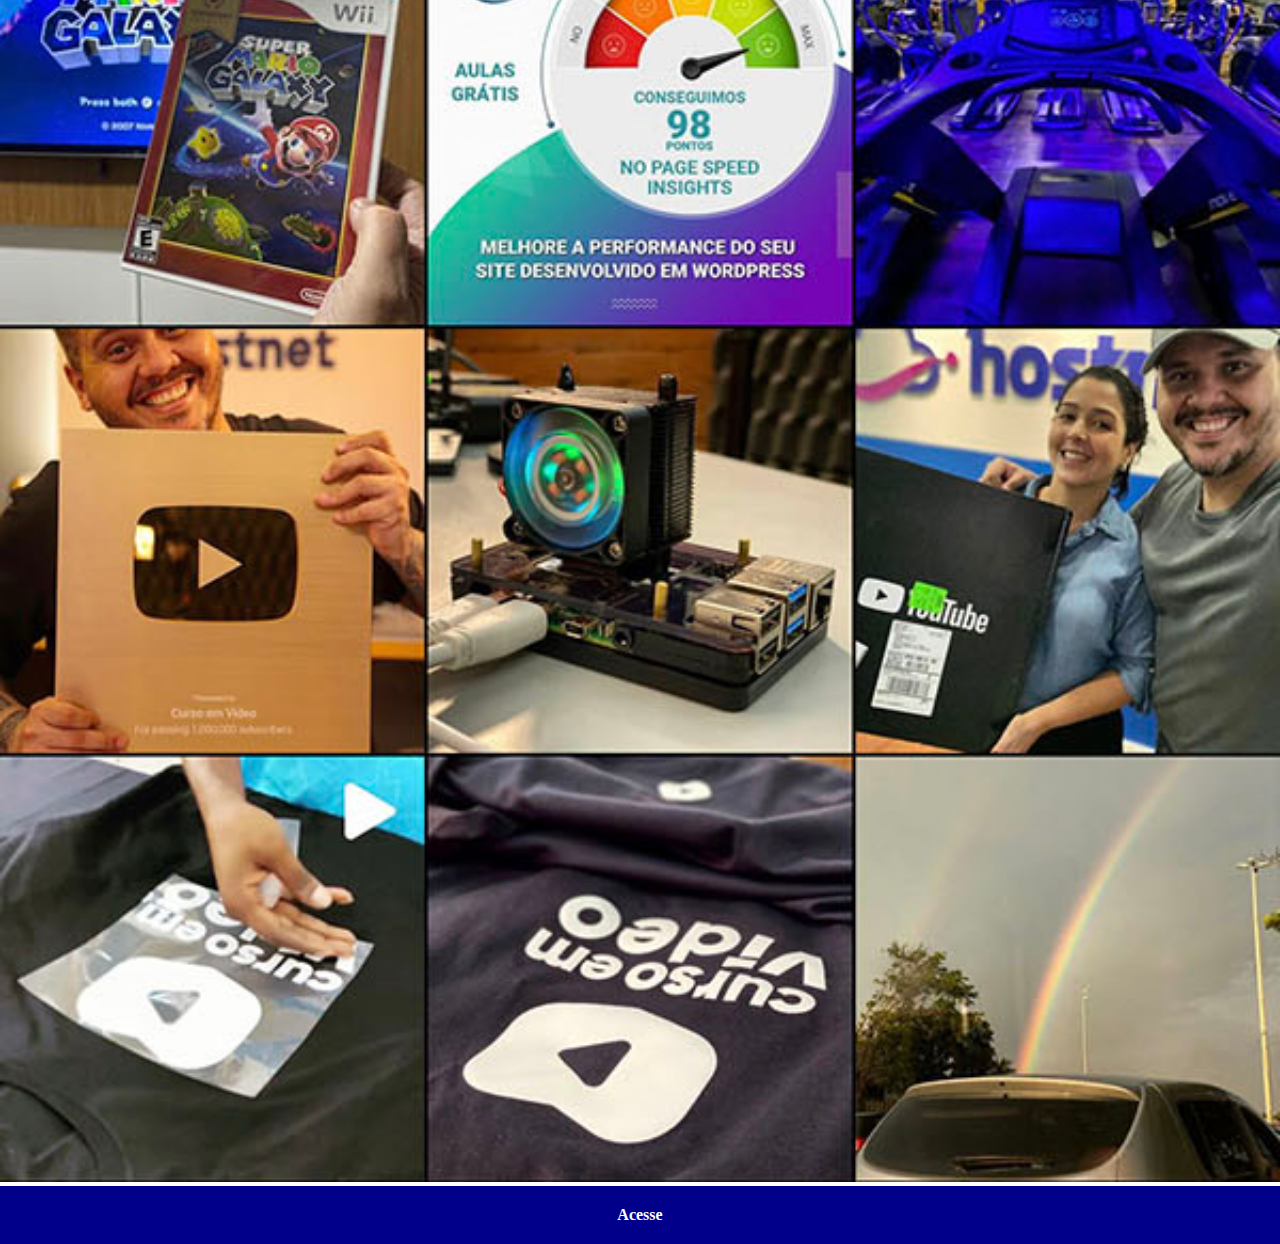
<file: instagram.html>
<!DOCTYPE html>
<html lang="pt-br">
<head>
    <meta charset="UTF-8">
    <meta name="viewport" content="width=device-width, initial-scale=1.0">
    <title>Instagram</title>
    <link rel="stylesheet" href="estilos/social.css">
</head>
<body>
    <img src="imagens/tela-instagram.jpg" alt="Acesse">

    <a href="https://instagram.com" target="_blank">Acesse</a>
</body>
</html>
</file>
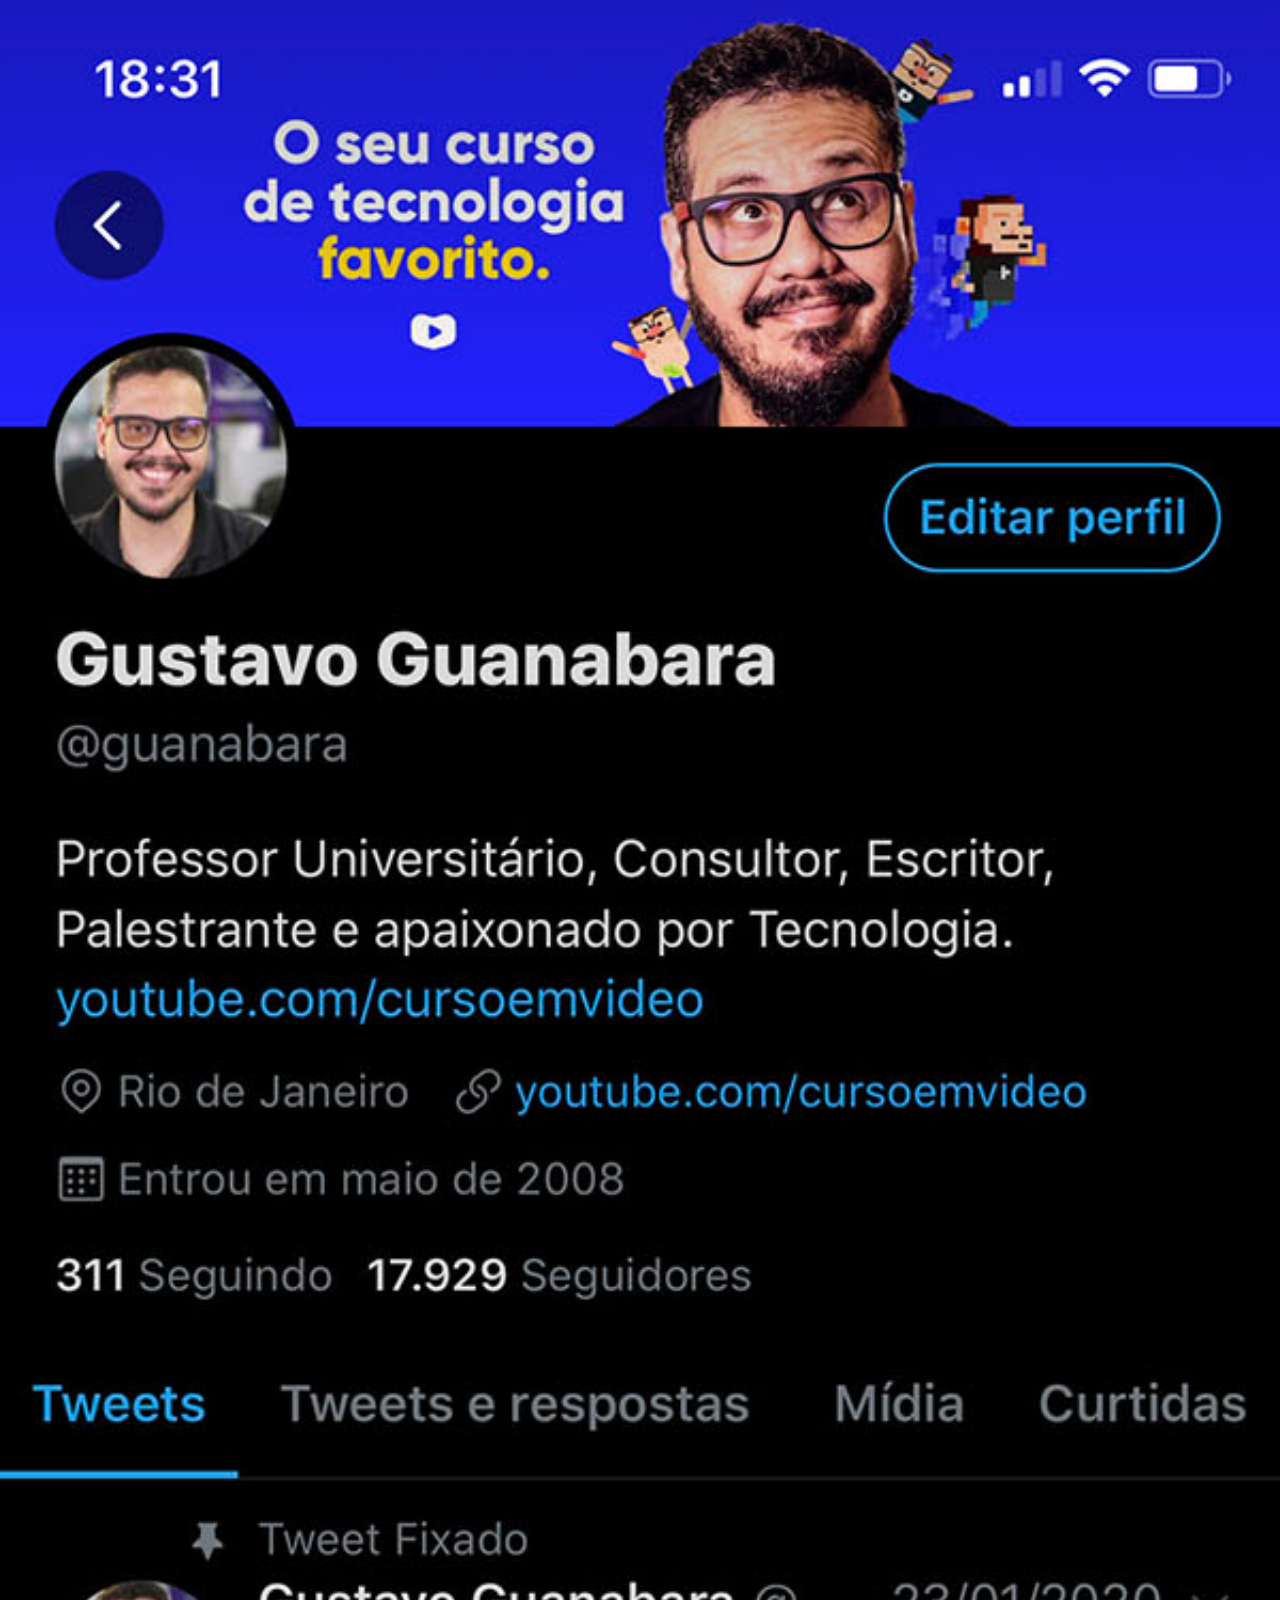
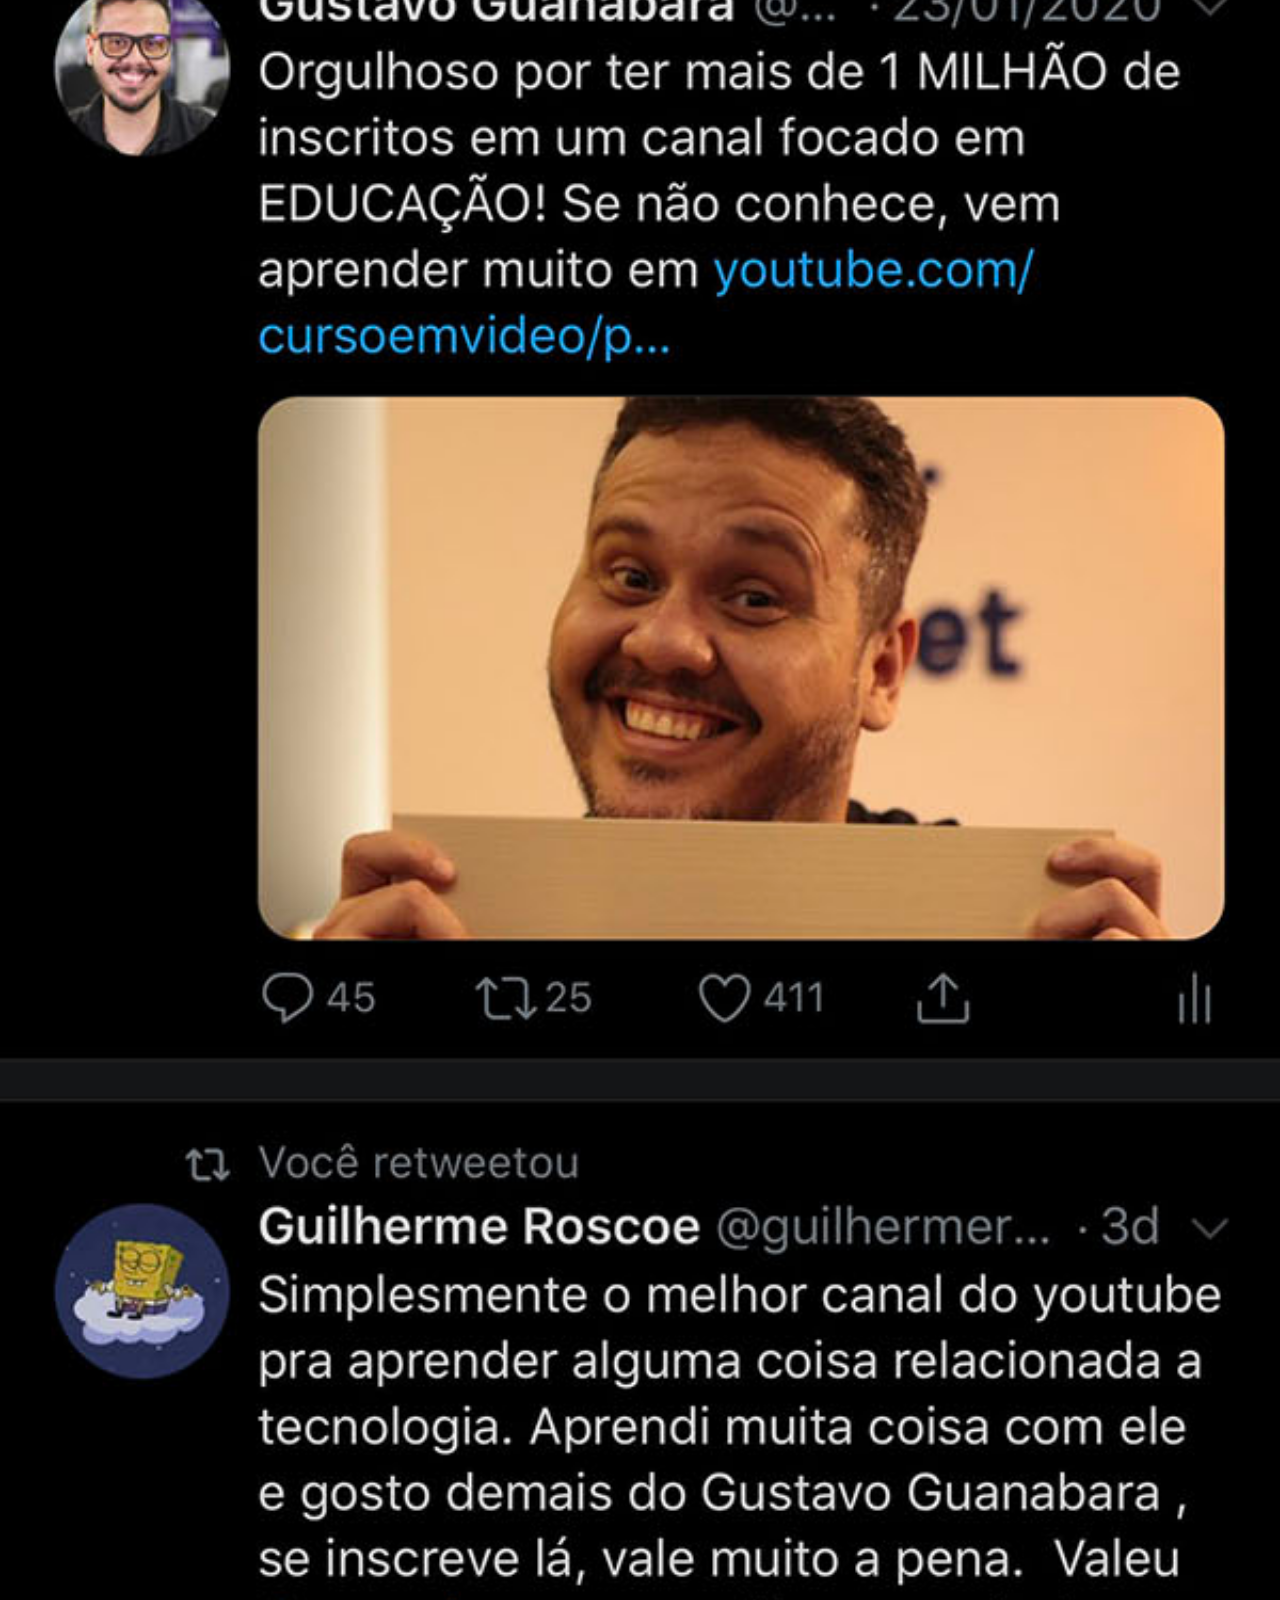
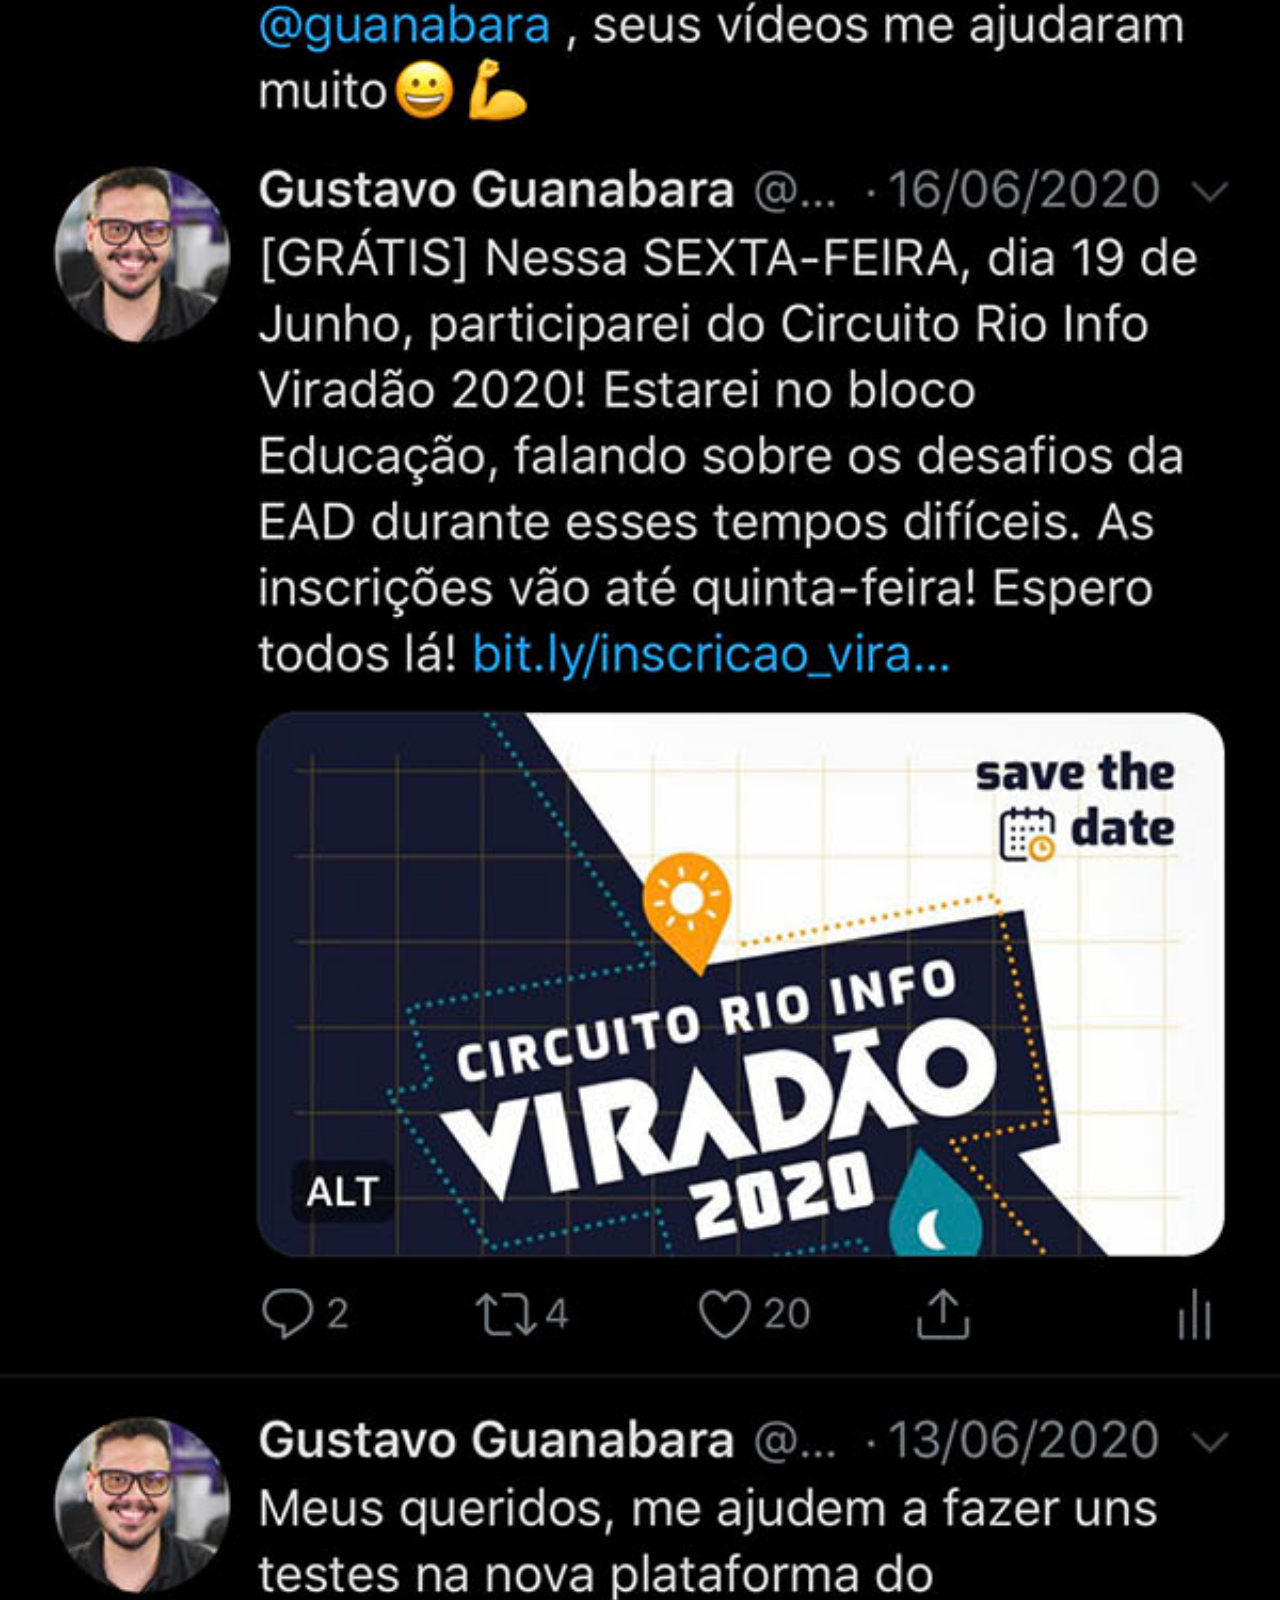
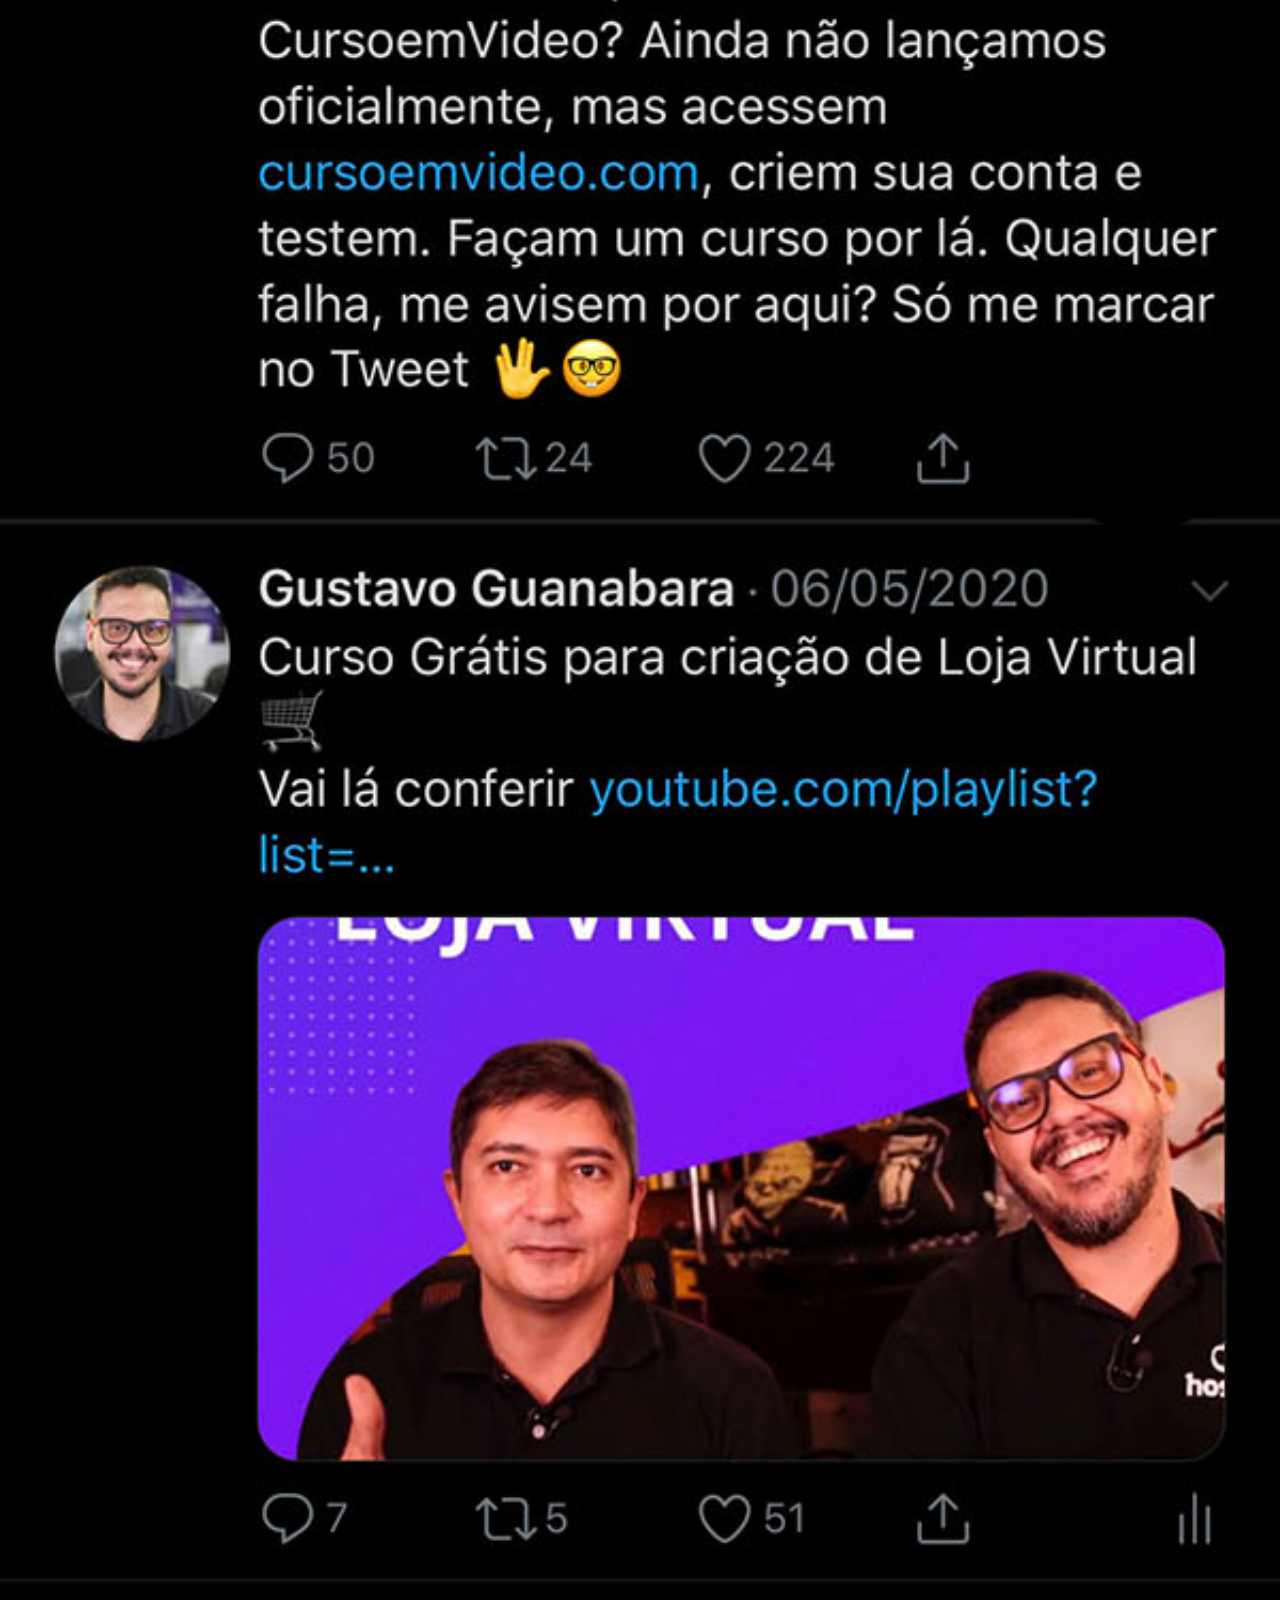
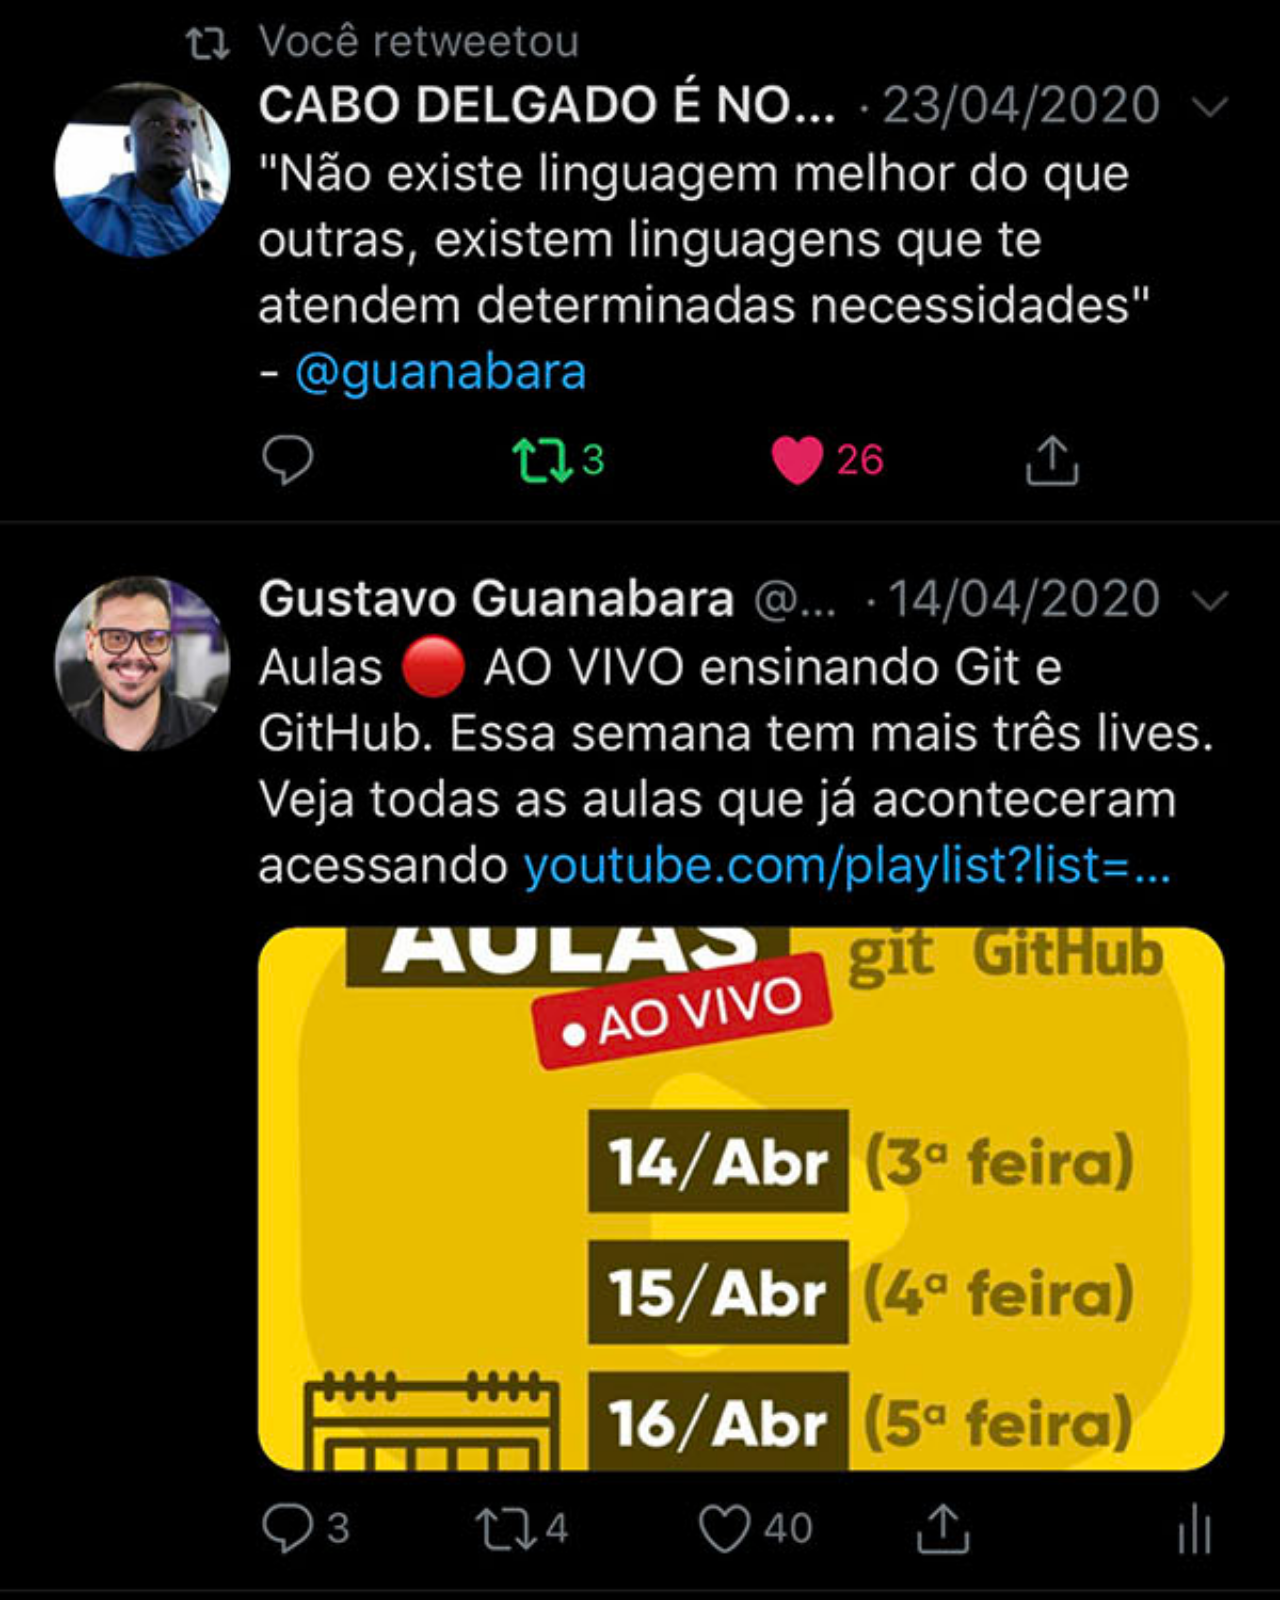
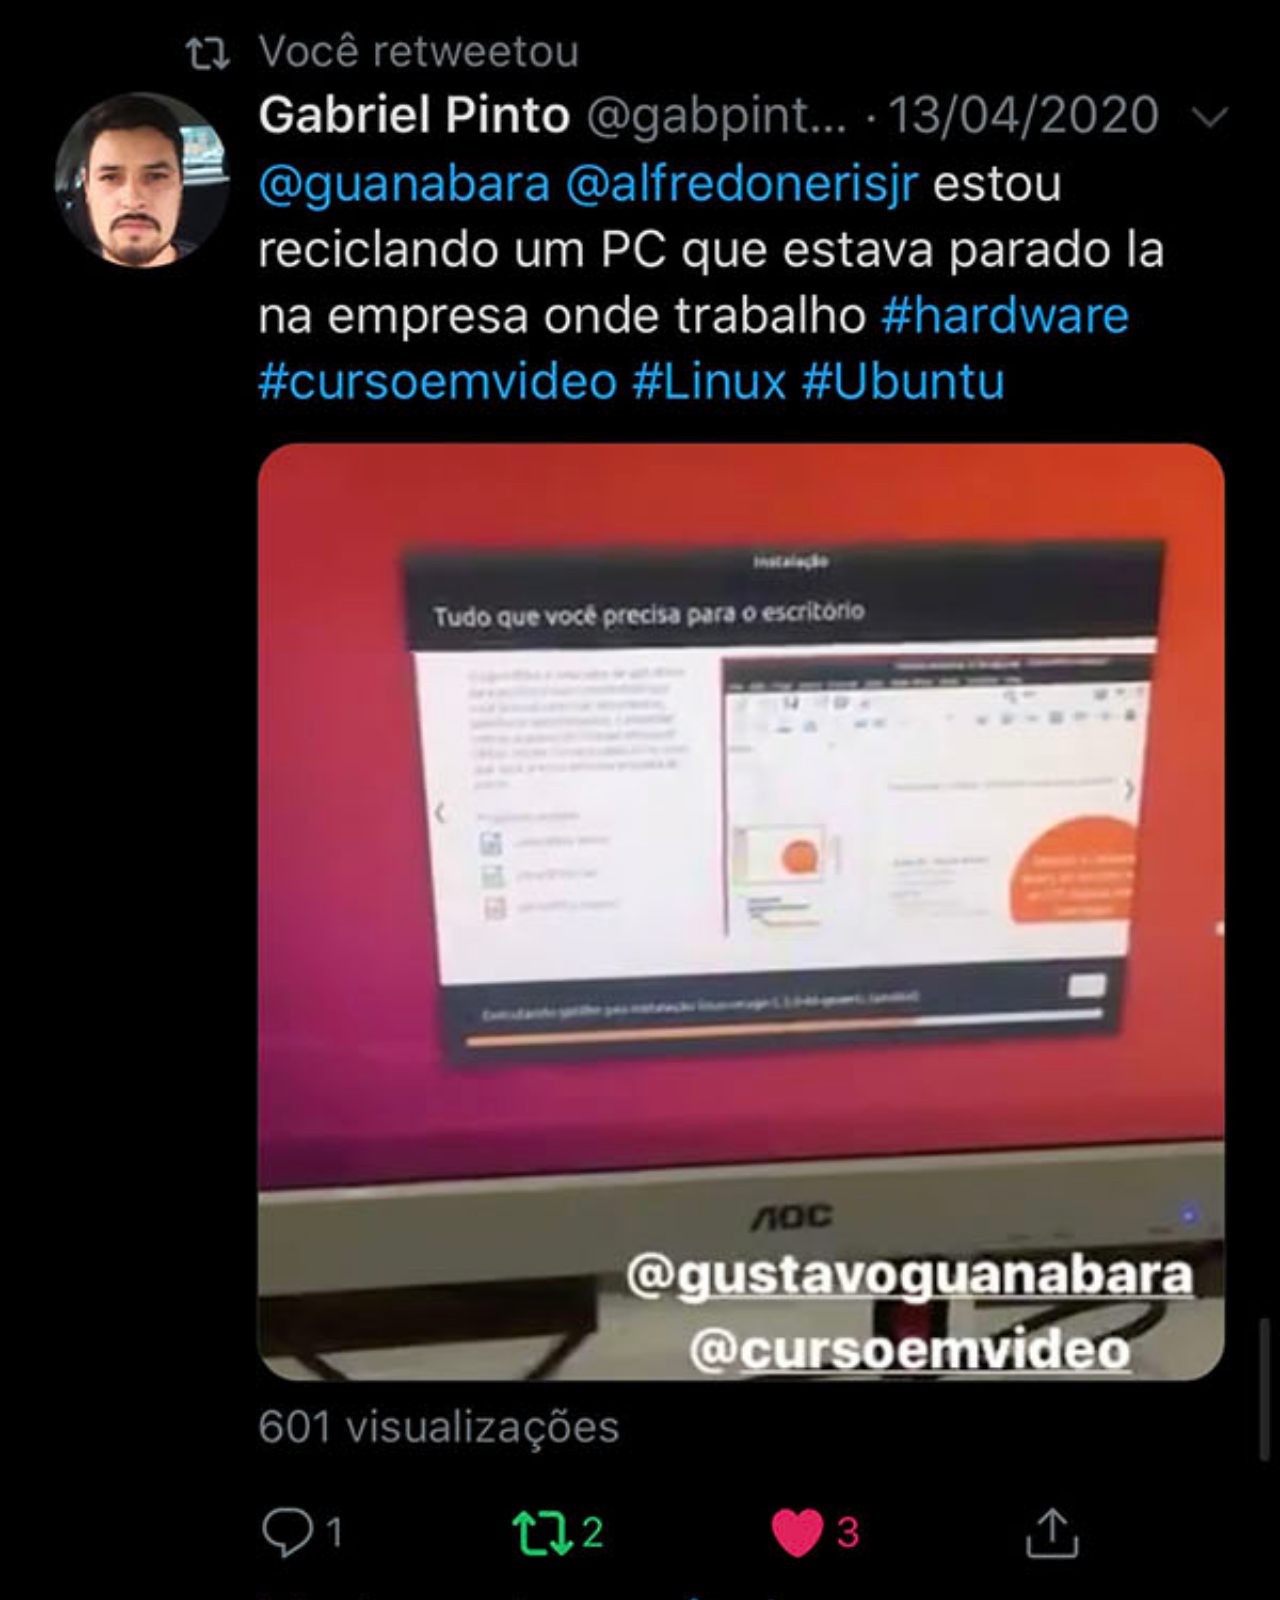
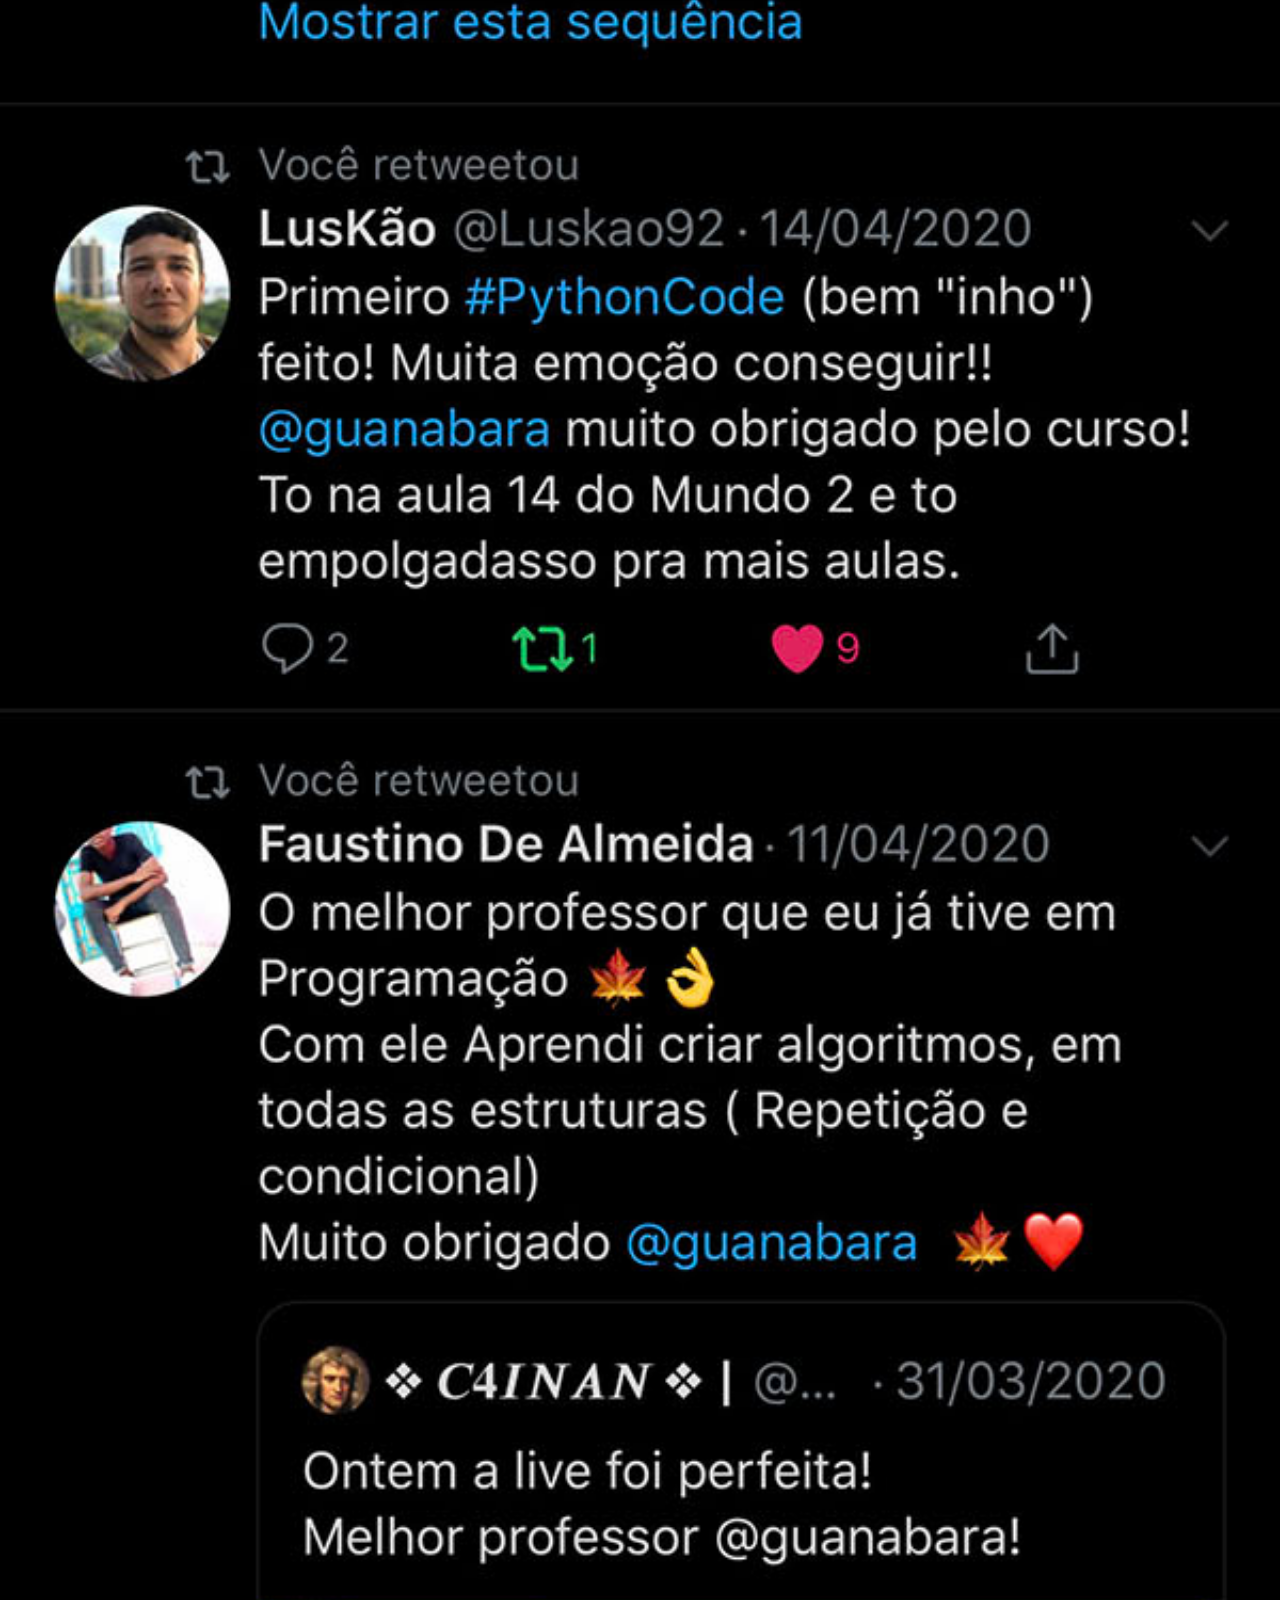
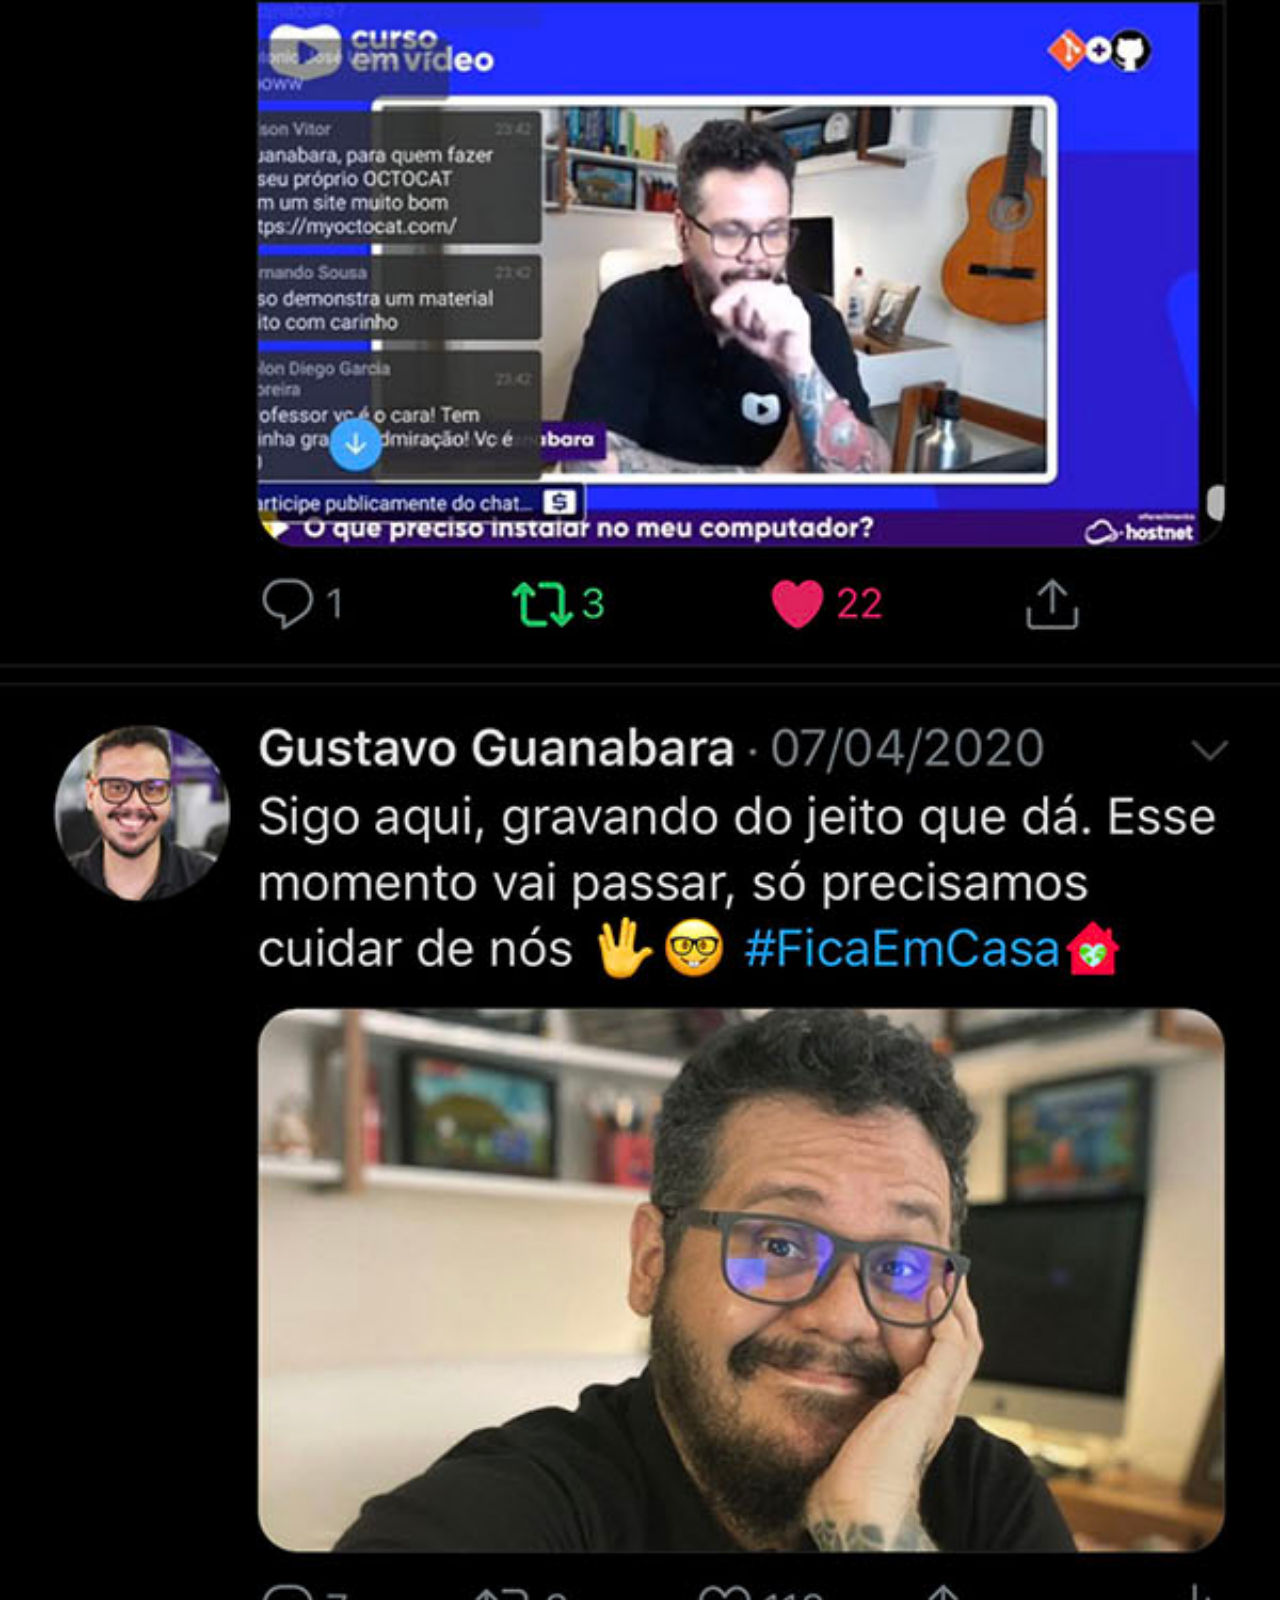
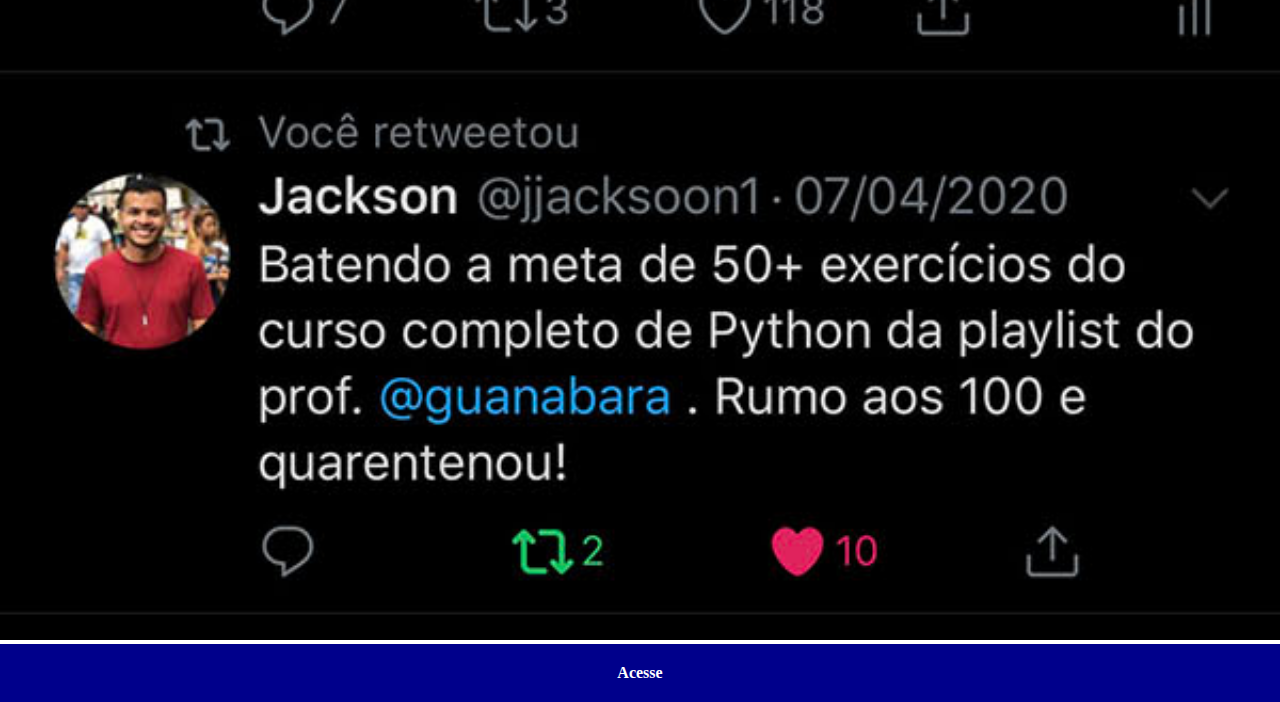
<file: twitter.html>
<!DOCTYPE html>
<html lang="pt-br">
<head>
    <meta charset="UTF-8">
    <meta name="viewport" content="width=device-width, initial-scale=1.0">
    <title>Twitter</title>
    <link rel="stylesheet" href="estilos/social.css">
</head>
<body>
    <img src="imagens/tela-twitter.jpg" alt="">

    <a href="https://x.com/?lang=pt-br" target="_blank">Acesse</a>
</body>
</html>
</file>
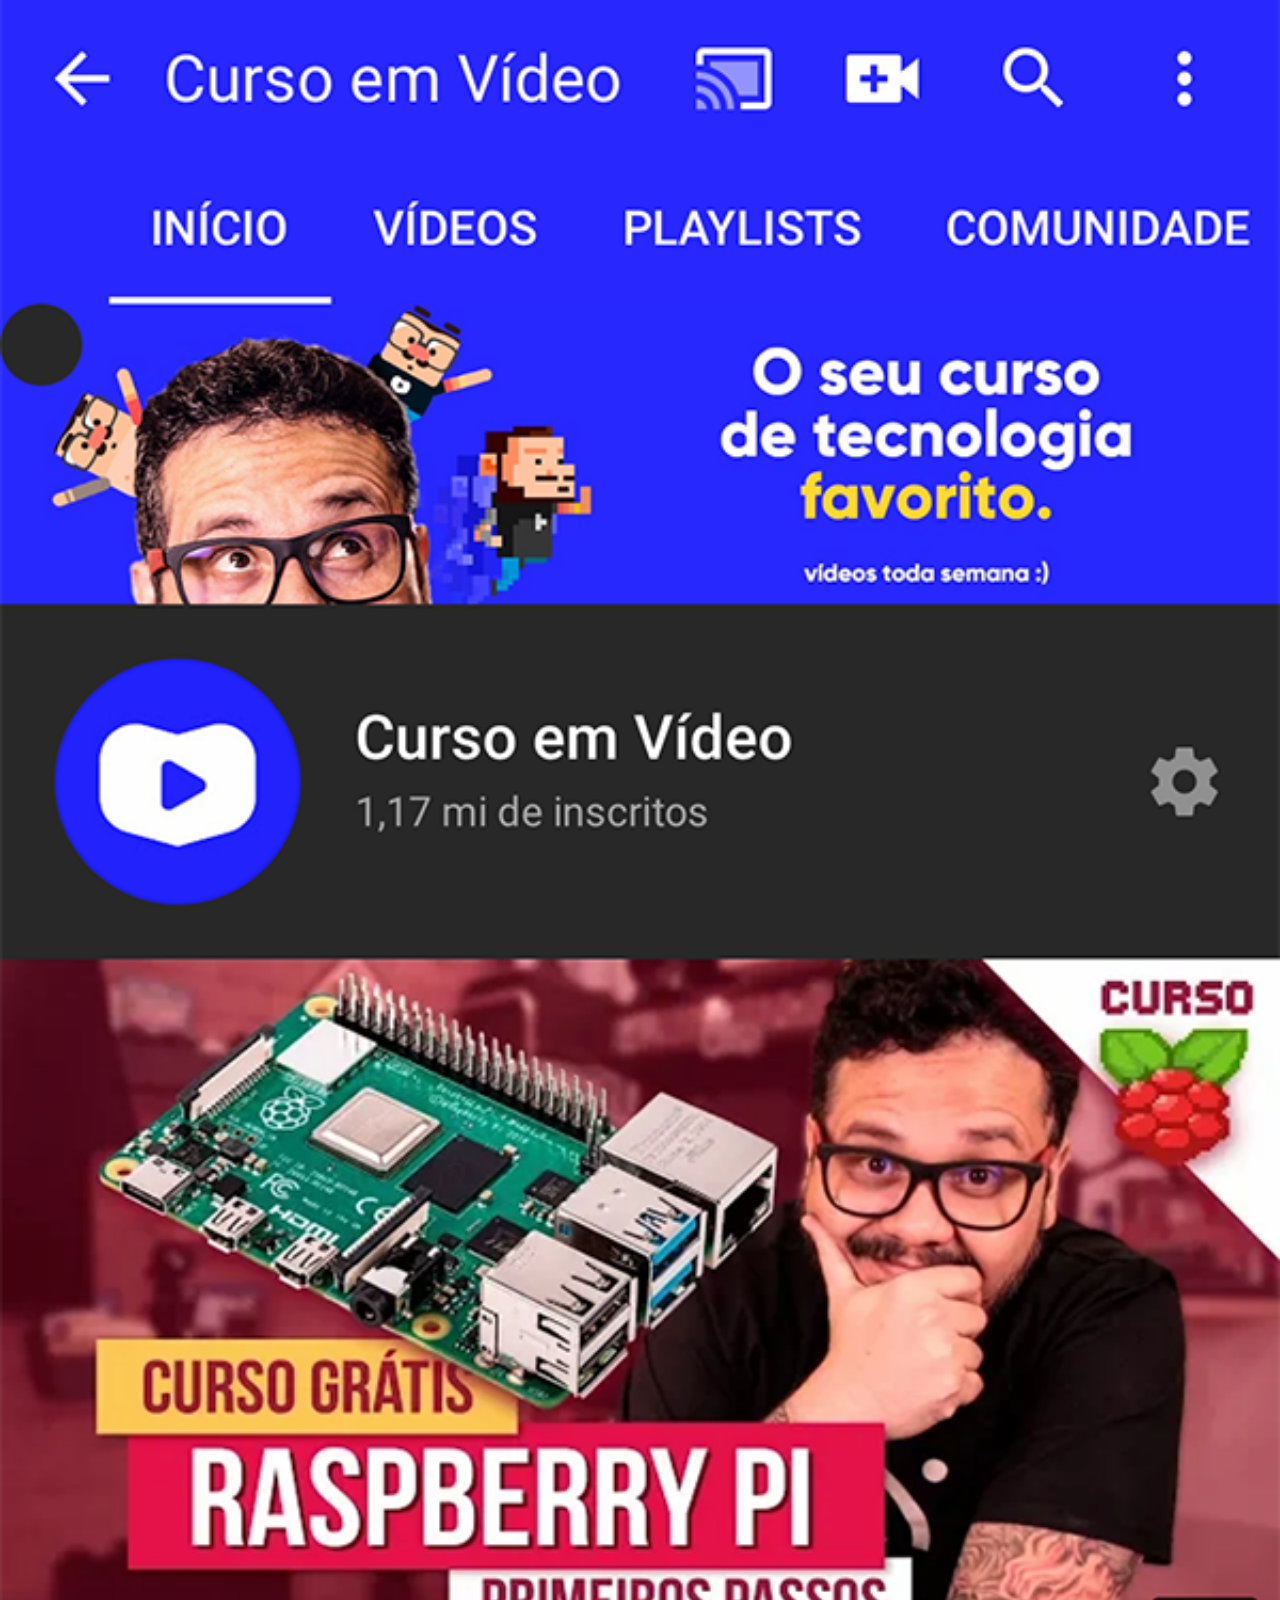
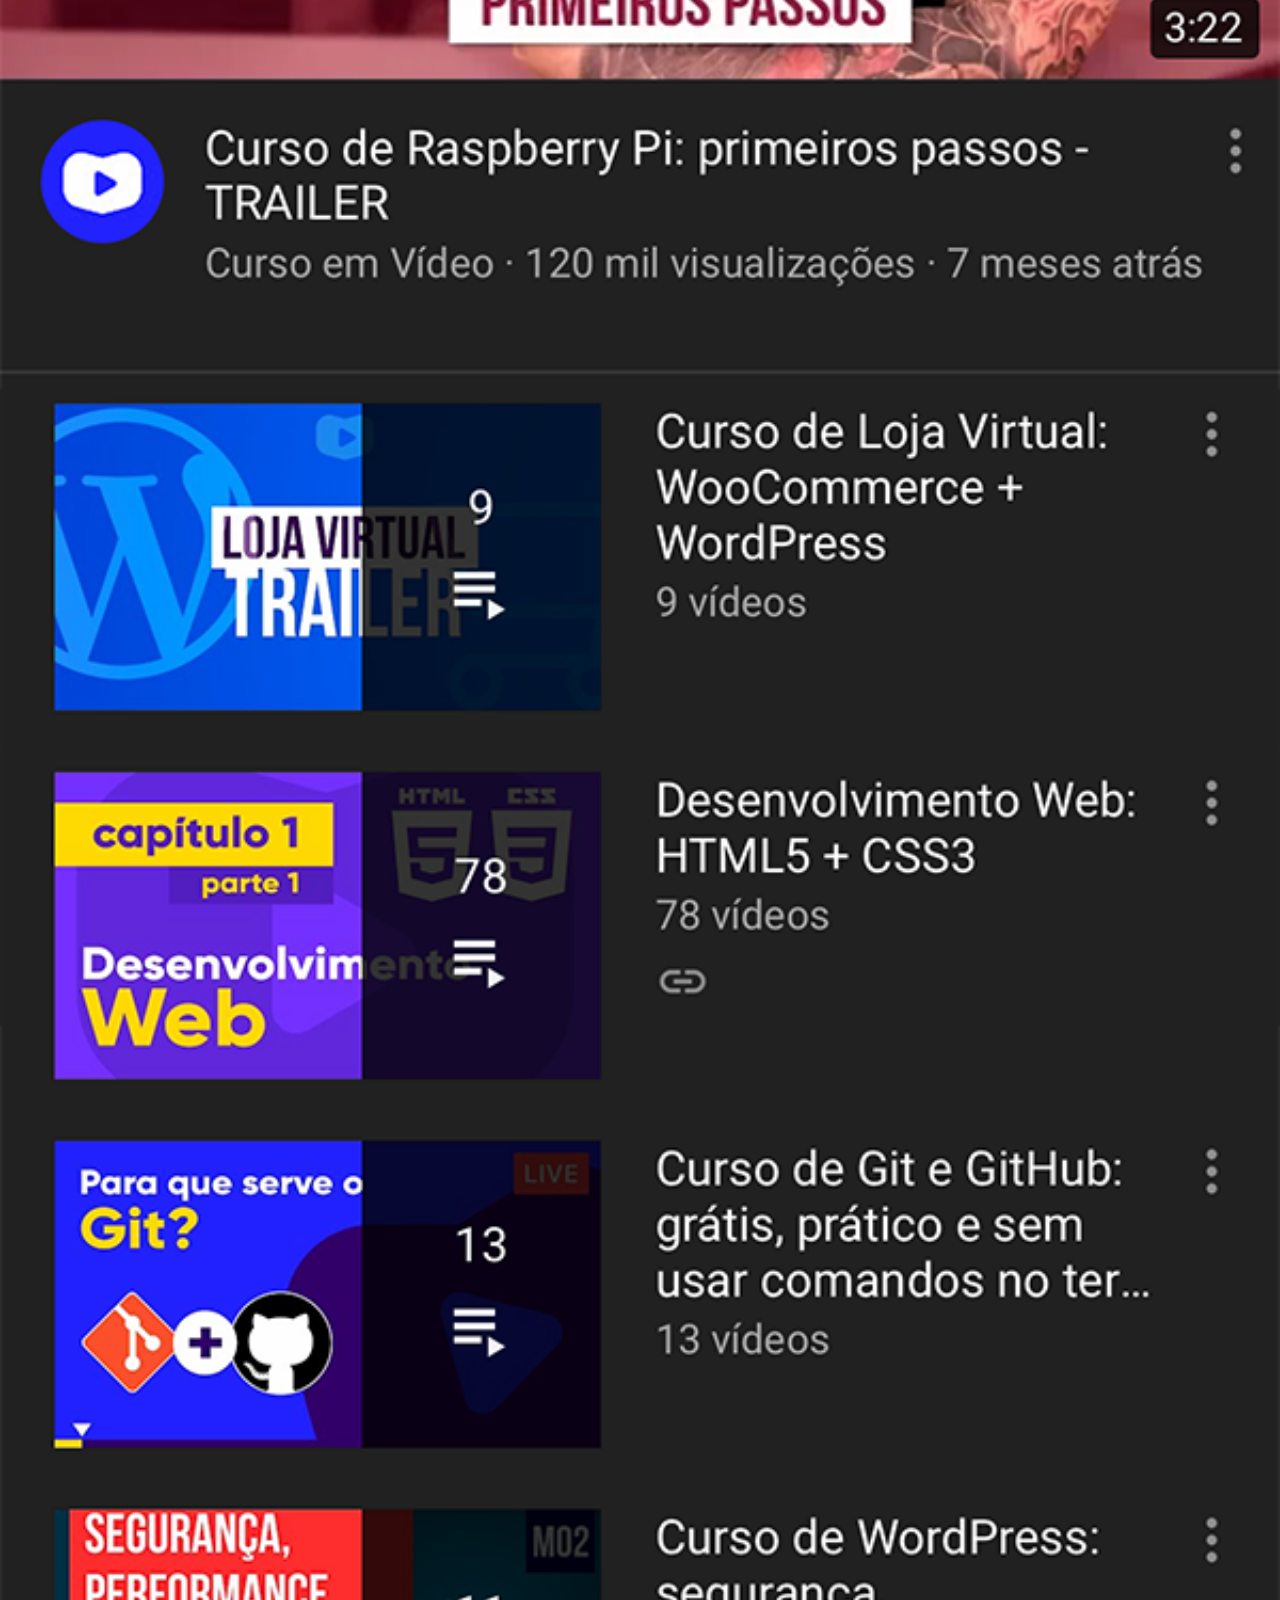
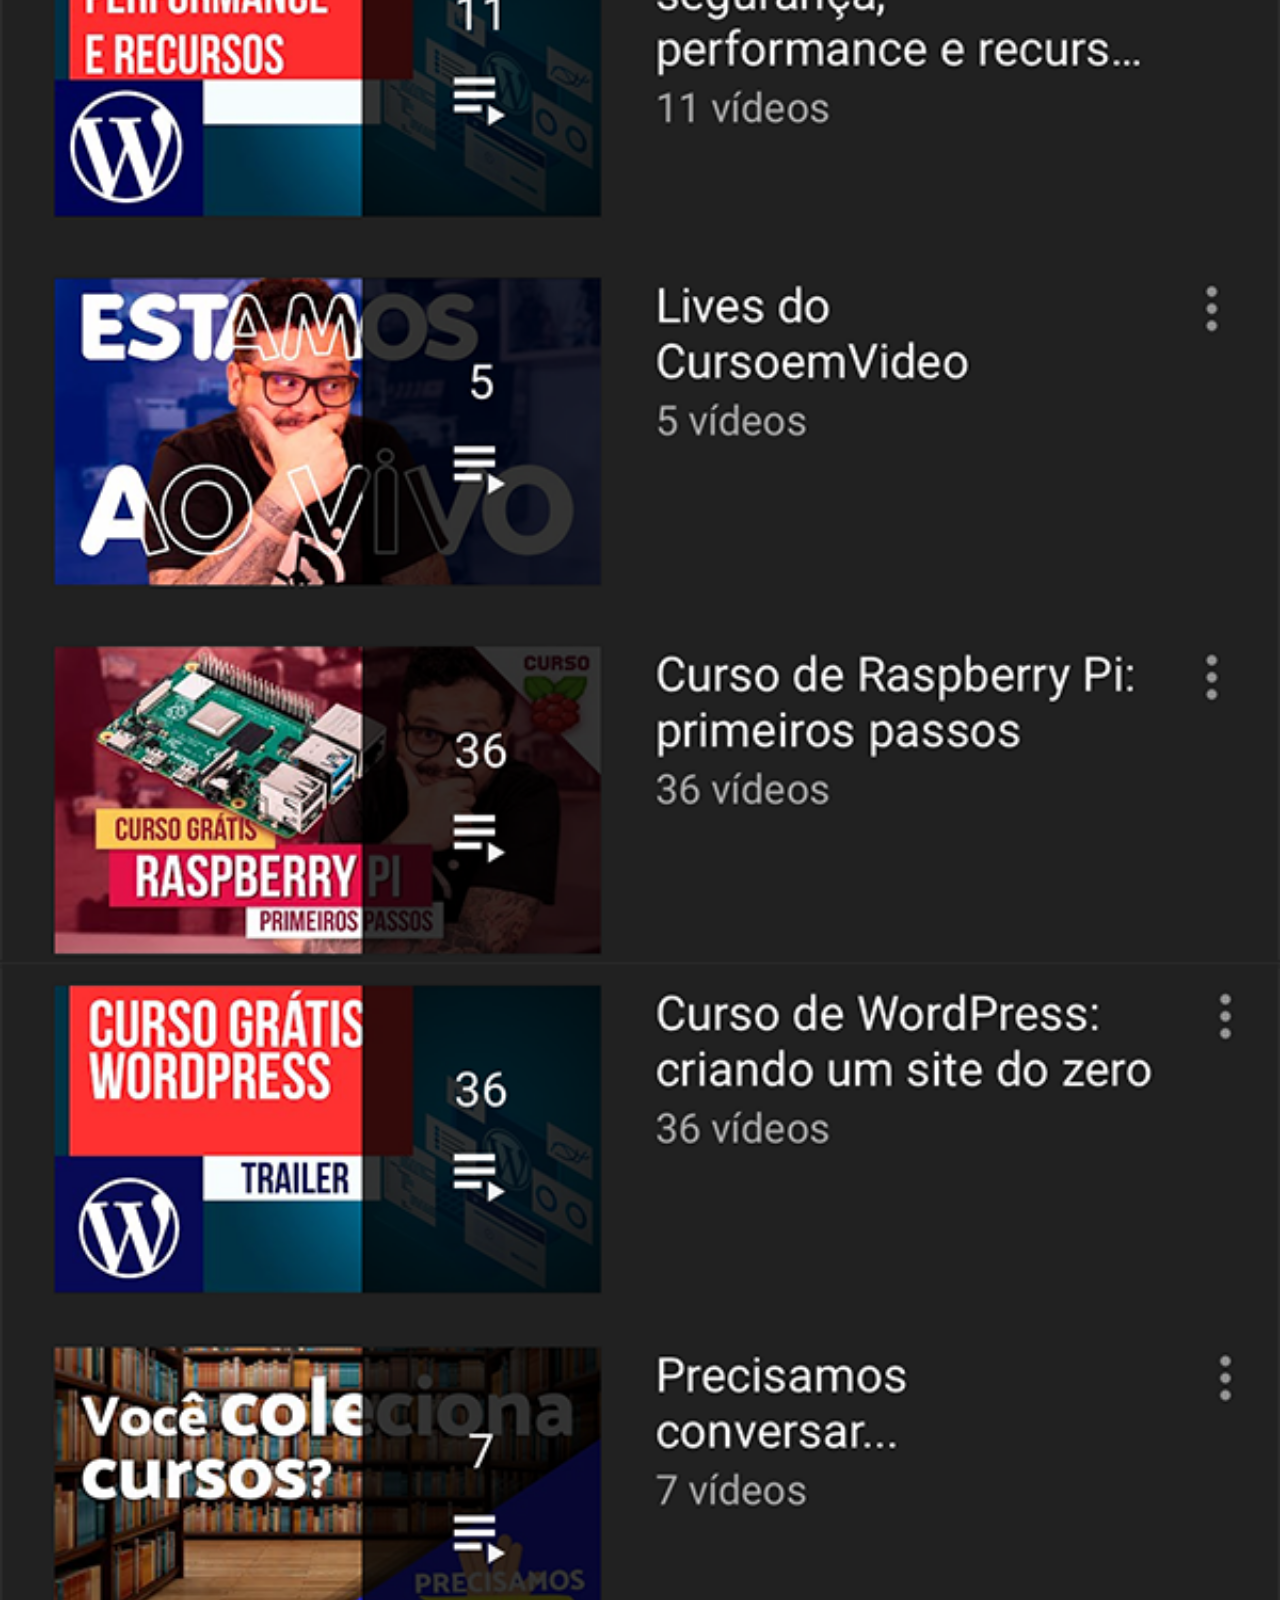
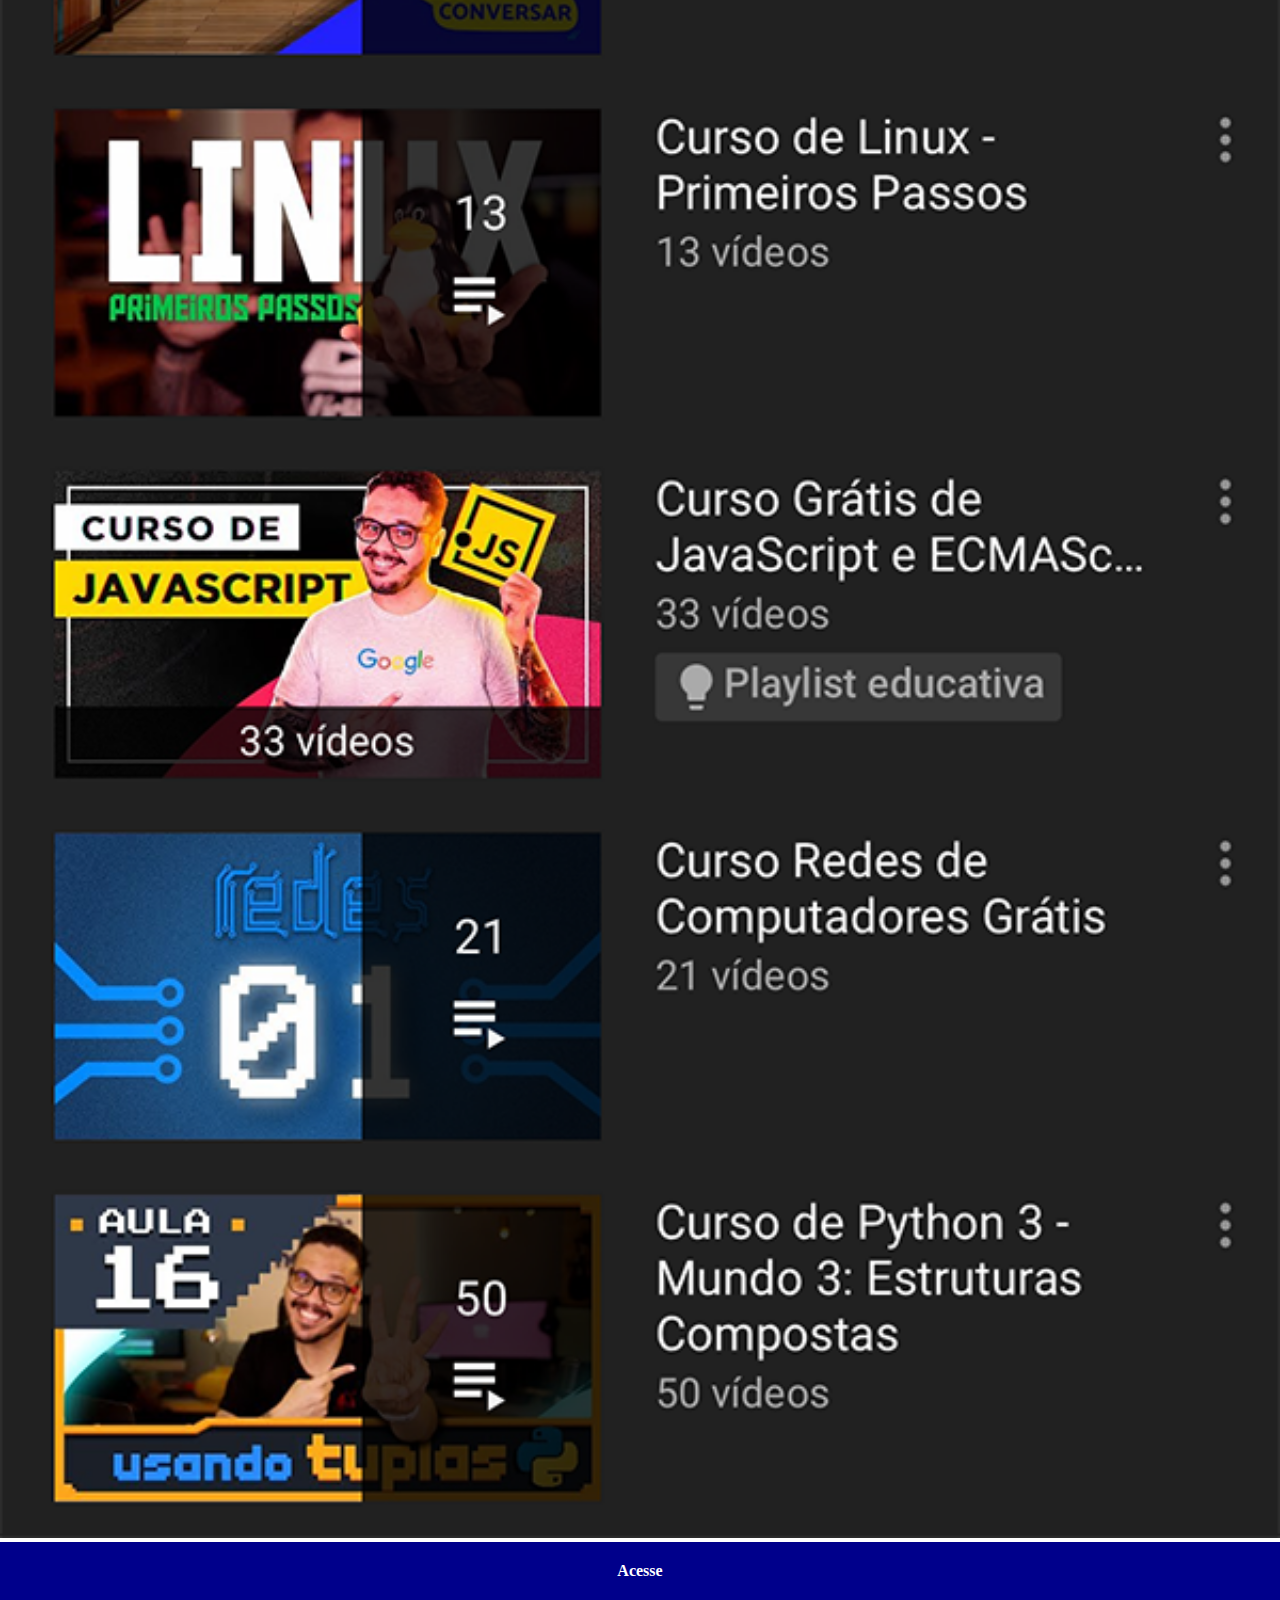
<file: youtube.html>
<!DOCTYPE html>
<html lang="pt-br">
<head>
    <meta charset="UTF-8">
    <meta name="viewport" content="width=device-width, initial-scale=1.0">
    <title>Youtube</title>
    <link rel="stylesheet" href="estilos/social.css">

</head>
<body>
    <img src="imagens/tela-youtube.png" alt="Youtube">
    <a href="https://www.youtube.com" target="_blank">Acesse</a>
</body>
</html>
</file>
<file: estilos/style.css>
@charset "UTF-8";

*{
    margin: 0px;
    padding: 0px;
    font-family: Arial, Helvetica, sans-serif;
}

html, body{
    height: 100hv;
    width: 100vw;
    background-color: black;
}

body{
    background: url(../imagens/fundo-madeira.jpg) no-repeat top center;
    background-size: cover;
    background-attachment: fixed;

}

main{
    height: 100vh;
    position: relative;
    }

section#telefone{
    height: 627px;
    width: 311px;
    background: url(../imagens/frame-iphone.png) no-repeat;

    position: absolute;
    top: 50%;
    left: 50%;
    transform: translate(-50%, -50%);
}

iframe#tela{
    position: relative;
    top: 80px;
    left: 22px;
    width: 267px;
    height: 472px;
}

section#redes-sociais img{
    width: 50px;
    margin: 10px;
    border-radius: 50%;
    box-shadow: 2px 2px 5px rgba(0, 0, 0, 0.63);
    box-sizing: border-box;   /* Se eu retirar esse comando a borda não fará mais parte da caixa, o efeito fica até legal sem ele*/
}

section#redes-sociais img:hover{
    border: 2px solid rgba(255, 255, 255, 0.61);
    transform: translate(-3px, -3px);
    box-shadow: 5px 5px 10px rgba(0, 0, 0, 0.658);
    transition: transform 0.5s, border .8s;
}
</file>
<file: estilos/social.css>
@charset "UTF-8";

*{
    padding: 0px;
    margin: 0px;
}

::-webkit-scrollbar{
    width: 0px;
    height: 0px;
}

img{
    width: 100vw;
}

a{
    display: block;
    background-color: darkblue;
    color: white;
    padding: 20px;
    text-align: center;
    font-weight: bolder;
    text-decoration: none;
}

a:hover{
    background-color: blue;
}
</file>
